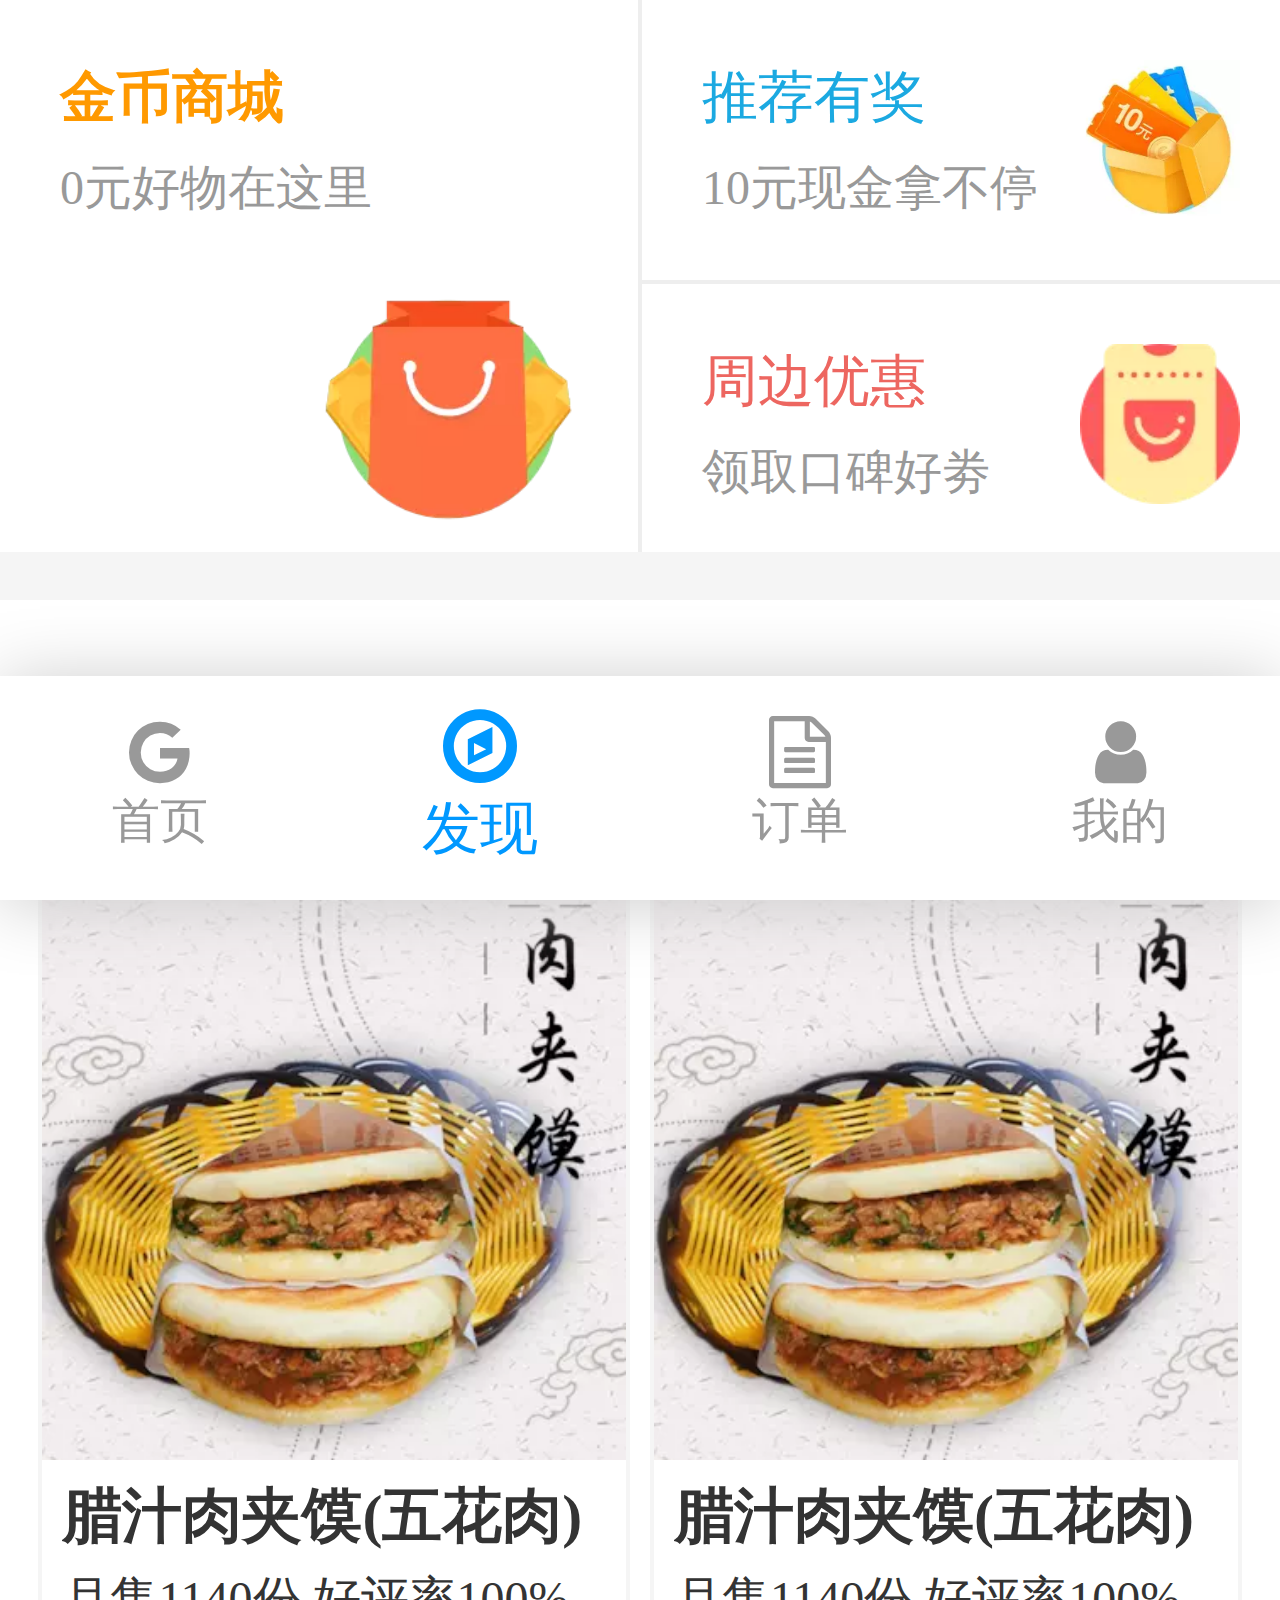
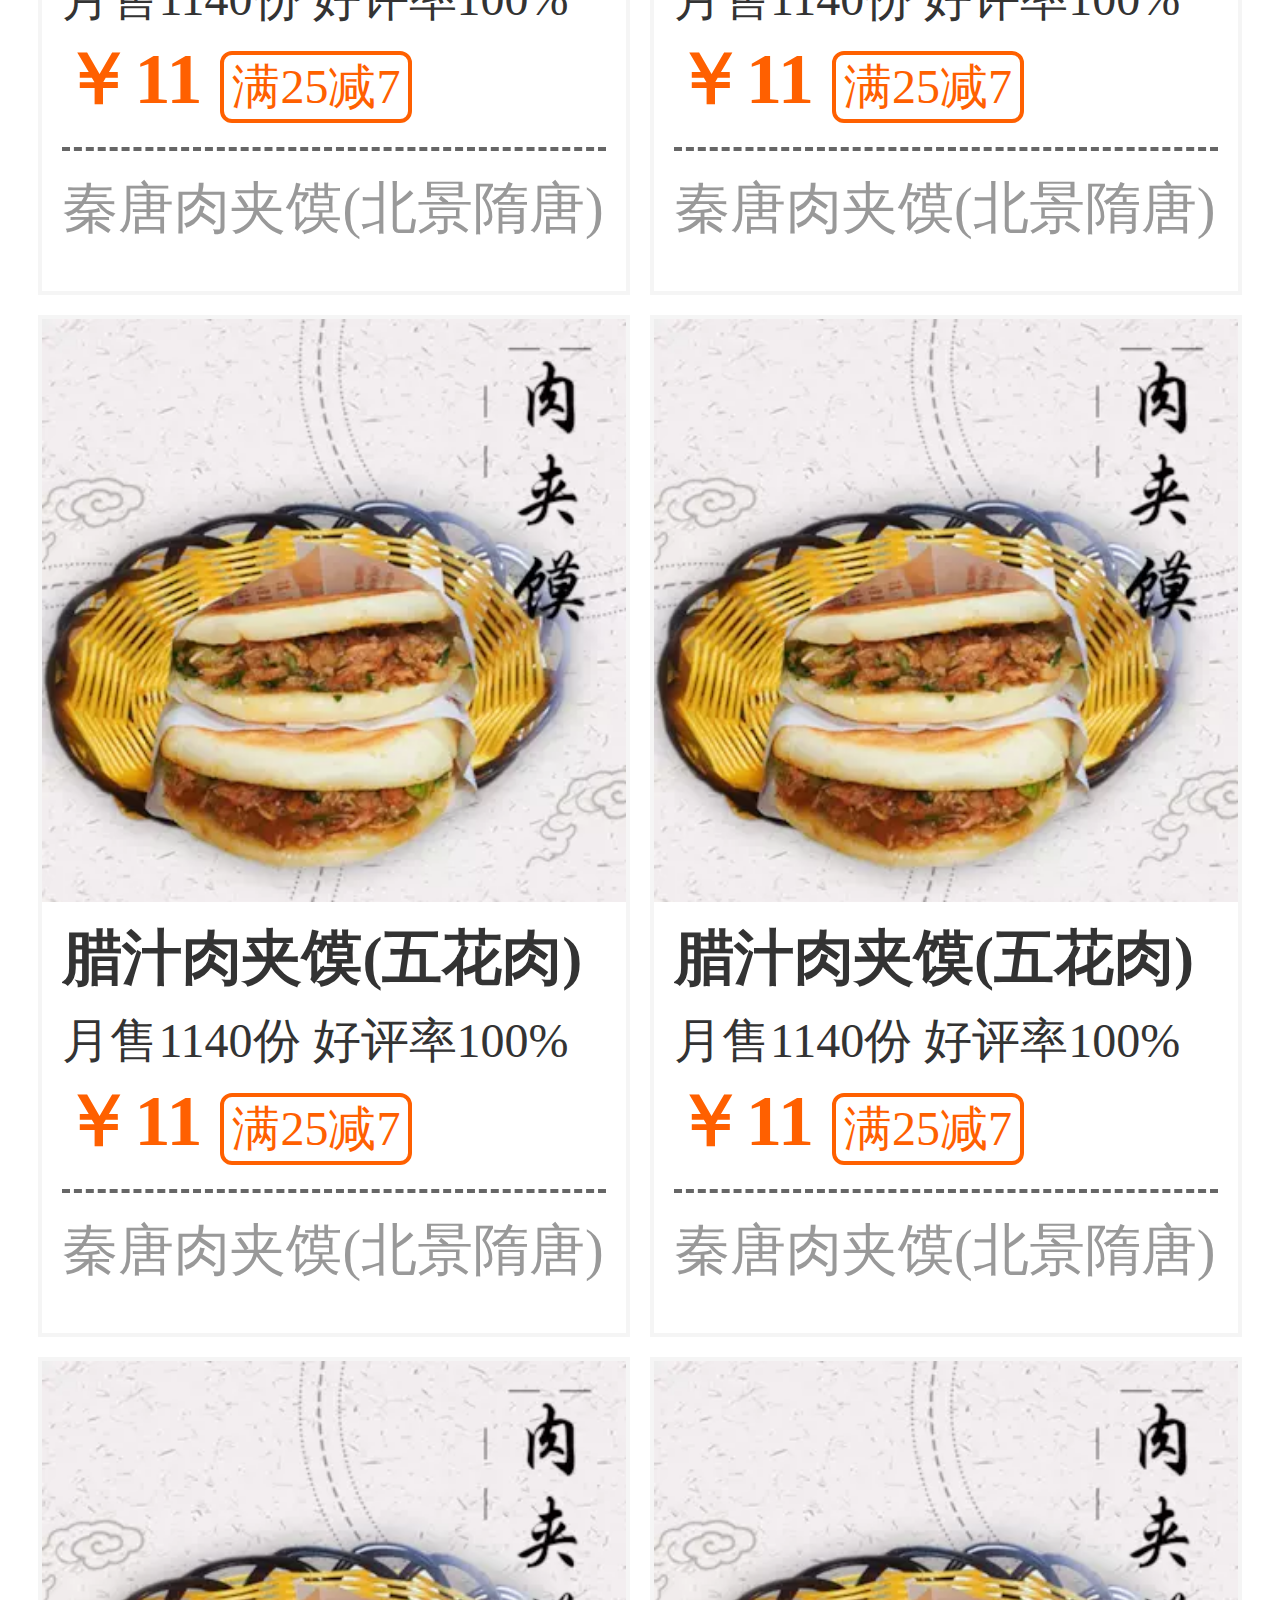
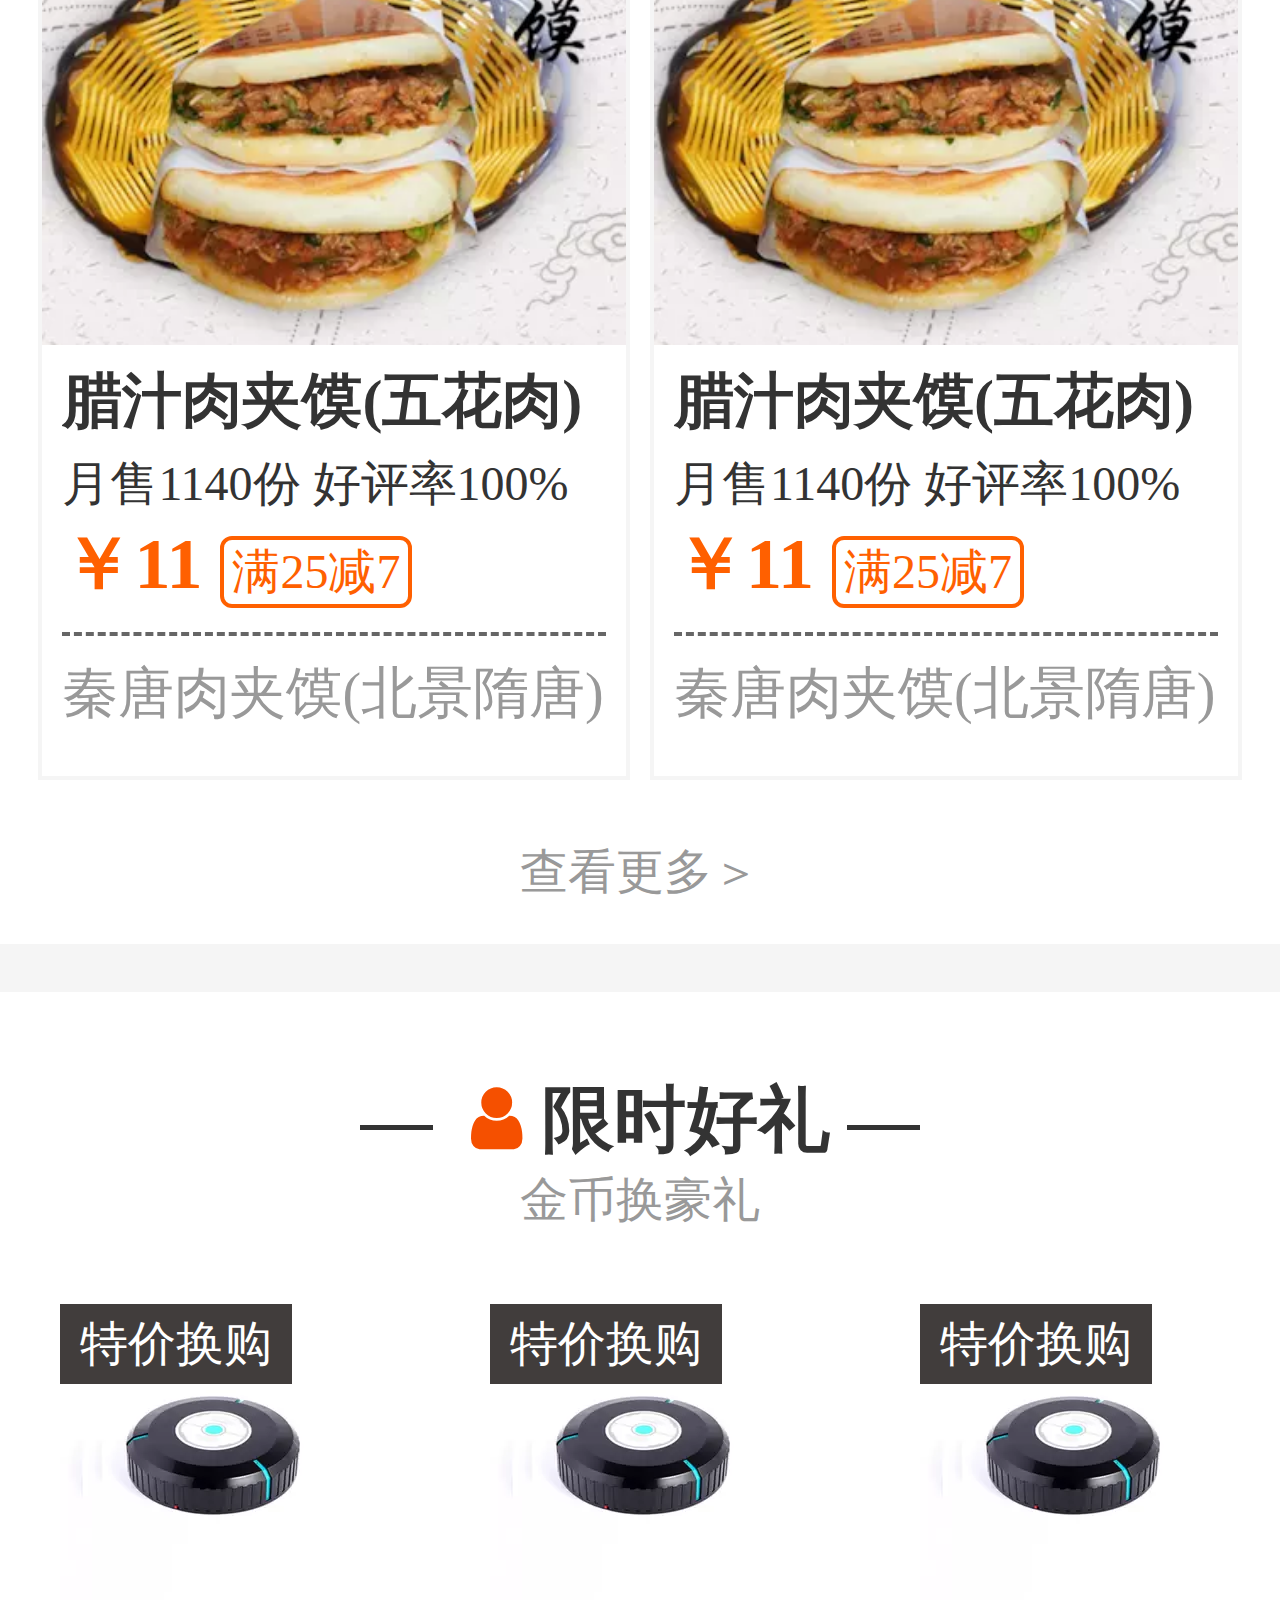
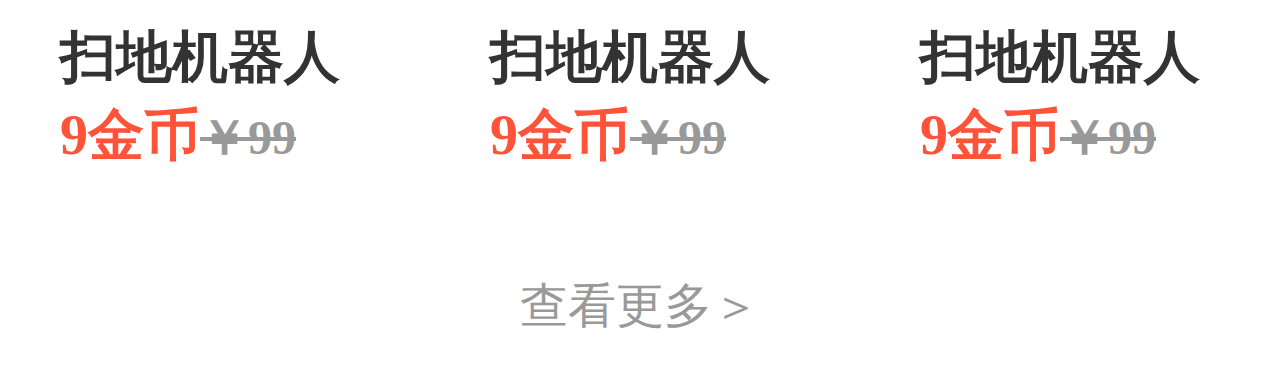
<file: fy1.html>
<!DOCTYPE html>
<html lang="en">
<head>
	<meta charset="UTF-8">
	<title>Document</title>
	<meta name="viewport" content="width=device-width,initial-scale=1,minimum-scale=1,maximum-scale=1,user-scalable=no" />
	<link rel="stylesheet" type="text/css" href="css/fy1.css">
	<link rel="stylesheet" type="text/css" href="css/font-awesome-4.7.0/css/font-awesome.min.css">
	<script src="js/rem.js"></script>
</head>
<body>
	<div class="top">
		<div class="top-left">
			<div>金币商城</div>
			<p>0元好物在这里</p>
			<span><img src="img/fy1-t1.webp"></span>
		</div>
		<div class="top-right">
			<div class="tuijian">
				<div>推荐有奖</div>
				<p>10元现金拿不停</p>
				<span><img src="img/fy1-t2.webp"></span>
			</div>
			<div class="youhui">
				<div>周边优惠</div>
				<p>领取口碑好劵</p>
				<span><img src="img/fy1-t3.webp"></span>
			</div>
		</div>
	</div>
	<!-- 为你推荐 -->
	<div class="recommend">
		<h1>— <i class="fa fa-user"></i>为你推荐 —</h1>
		<h4>你的口味，我都懂得</h4>
		<div class="list">
			<ul>
				<li class="list-li1"><img src="img/fy1-t4.webp"></li>
				<li class="list-li2">
					<h2>腊汁肉夹馍(五花肉)</h2>
				</li>
				<li class="list-li3">
					<span>月售1140份 好评率100%</span>
				</li>
				<li class="list-li4">
					<div class="price">
						￥11 <span>满25减7</span>
					</div>
				</li>
				<li class="list-li5">
					秦唐肉夹馍(北景隋唐)
				</li>
			</ul>
			<ul>
				<li class="list-li1"><img src="img/fy1-t4.webp"></li>
				<li class="list-li2">
					<h2>腊汁肉夹馍(五花肉)</h2>
				</li>
				<li class="list-li3">
					<span>月售1140份 好评率100%</span>
				</li>
				<li class="list-li4">
					<div class="price">
						￥11 <span>满25减7</span>
					</div>
				</li>
				<li class="list-li5">
					秦唐肉夹馍(北景隋唐)
				</li>
			</ul>
		</div>
		<div class="list">
			<ul>
				<li class="list-li1"><img src="img/fy1-t4.webp"></li>
				<li class="list-li2">
					<h2>腊汁肉夹馍(五花肉)</h2>
				</li>
				<li class="list-li3">
					<span>月售1140份 好评率100%</span>
				</li>
				<li class="list-li4">
					<div class="price">
						￥11 <span>满25减7</span>
					</div>
				</li>
				<li class="list-li5">
					秦唐肉夹馍(北景隋唐)
				</li>
			</ul>
			<ul>
				<li class="list-li1"><img src="img/fy1-t4.webp"></li>
				<li class="list-li2">
					<h2>腊汁肉夹馍(五花肉)</h2>
				</li>
				<li class="list-li3">
					<span>月售1140份 好评率100%</span>
				</li>
				<li class="list-li4">
					<div class="price">
						￥11 <span>满25减7</span>
					</div>
				</li>
				<li class="list-li5">
					秦唐肉夹馍(北景隋唐)
				</li>
			</ul>
		</div>
		<div class="list">
			<ul>
				<li class="list-li1"><img src="img/fy1-t4.webp"></li>
				<li class="list-li2">
					<h2>腊汁肉夹馍(五花肉)</h2>
				</li>
				<li class="list-li3">
					<span>月售1140份 好评率100%</span>
				</li>
				<li class="list-li4">
					<div class="price">
						￥11 <span>满25减7</span>
					</div>
				</li>
				<li class="list-li5">
					秦唐肉夹馍(北景隋唐)
				</li>
			</ul>
			<ul>
				<li class="list-li1"><img src="img/fy1-t4.webp"></li>
				<li class="list-li2">
					<h2>腊汁肉夹馍(五花肉)</h2>
				</li>
				<li class="list-li3">
					<span>月售1140份 好评率100%</span>
				</li>
				<li class="list-li4">
					<div class="price">
						￥11 <span>满25减7</span>
					</div>
				</li>
				<li class="list-li5">
					秦唐肉夹馍(北景隋唐)
				</li>
			</ul>
		</div>
		<div class="more">查看更多＞</div>
	</div>
	<!-- 限时好礼 -->
	<div class="time-limit">
		<h1>— <i class="fa fa-user"></i>限时好礼 —</h1>
		<h4>金币换豪礼</h4>
		<div class="list-limit">
			<ul>
				<li>
					<span class="hint">特价换购</span>
					<img src="img/fy1-t5.webp">
					<p>扫地机器人</p>
					<span class="gold">9金币<i>￥99</i></span>
				</li>
				<li>
					<span class="hint">特价换购</span>
					<img src="img/fy1-t5.webp">
					<p>扫地机器人</p>
					<span class="gold">9金币<i>￥99</i></span>
				</li>
				<li>
					<span class="hint">特价换购</span>
					<img src="img/fy1-t5.webp">
					<p>扫地机器人</p>
					<span class="gold">9金币<i>￥99</i></span>
				</li>
			</ul>
		</div>
		<div class="more">查看更多＞</div>
	</div> 




	<!-- 底部菜单 -->
	<div class="footer">
		<ul>
			<li><i class="fa fa-google"></i><p>首页</p></li>
			<li><i class="fa fa-compass"></i><p>发现</p></li>
			<li><i class="fa fa-file-text-o"></i><p>订单</p></li>
			<li><i class="fa fa-user"></i><p>我的</p></li>
		</ul>
	</div>
</body>
</html>
</file>
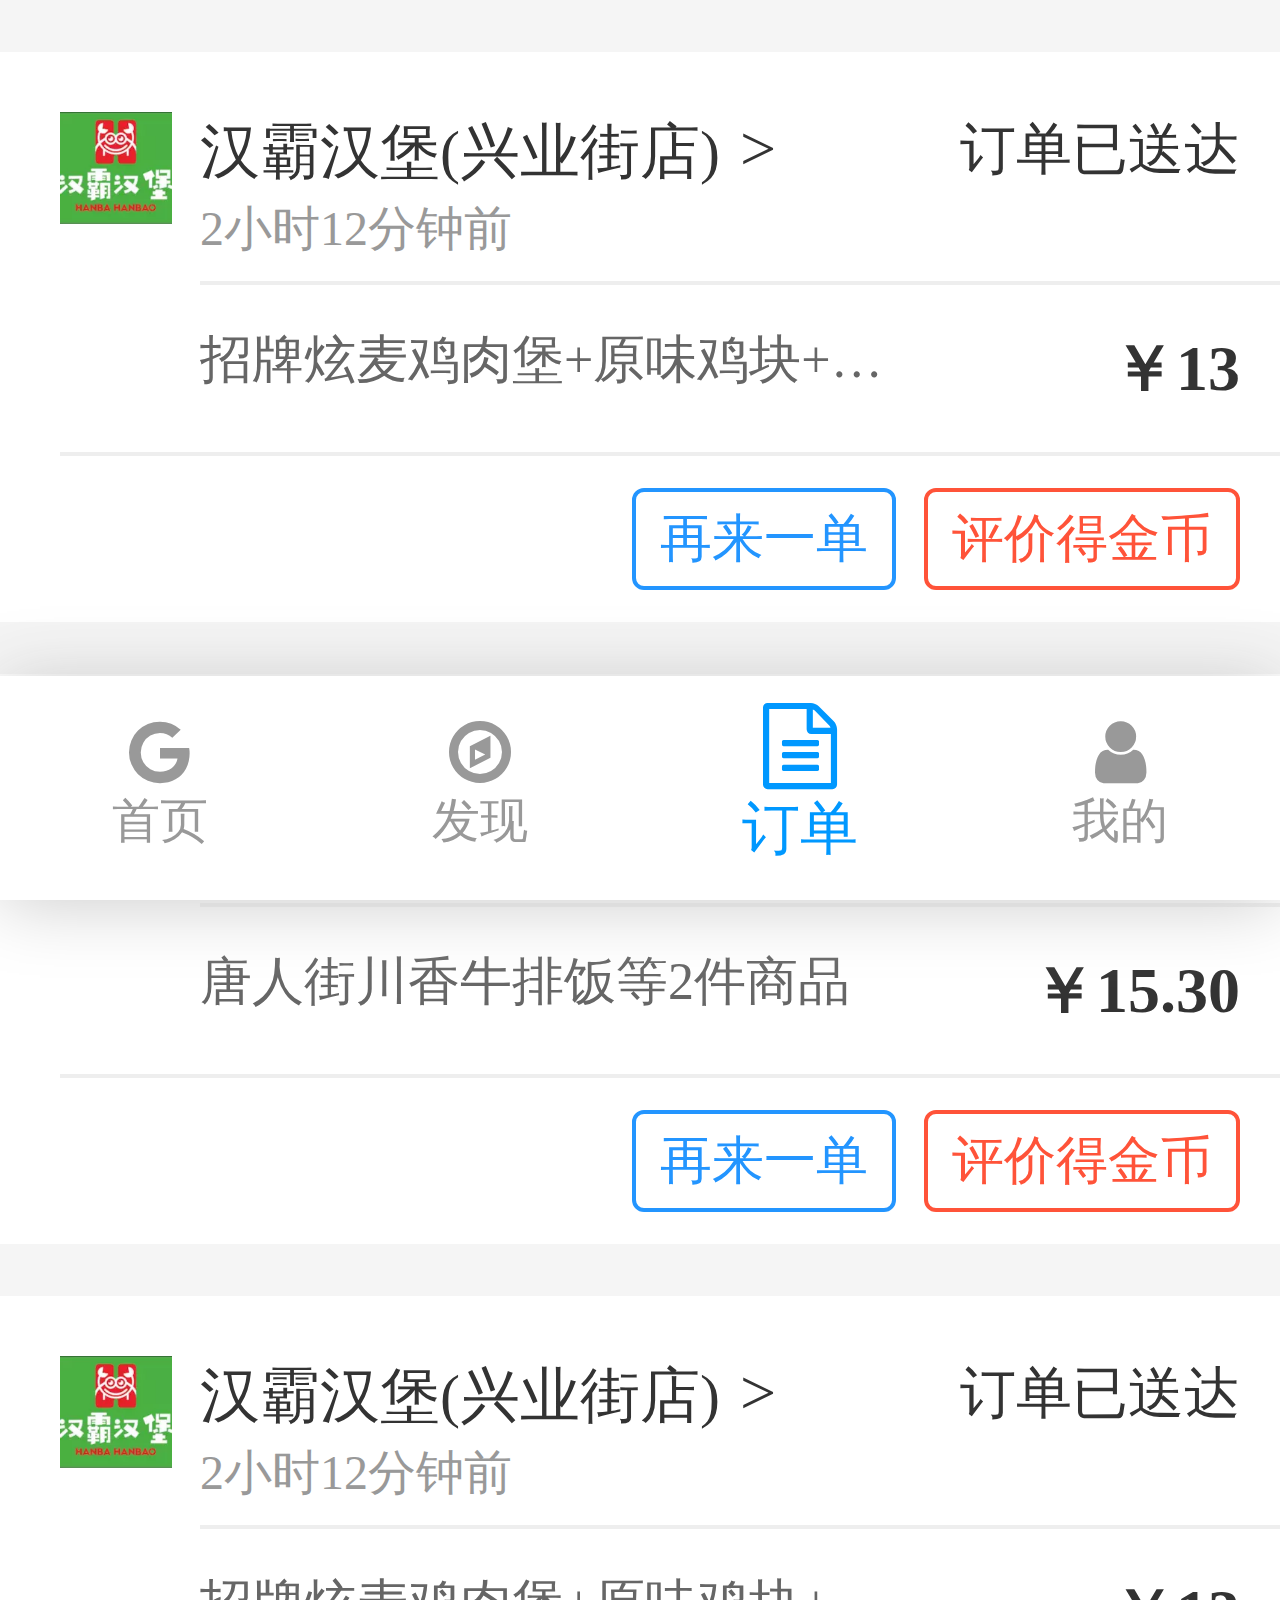
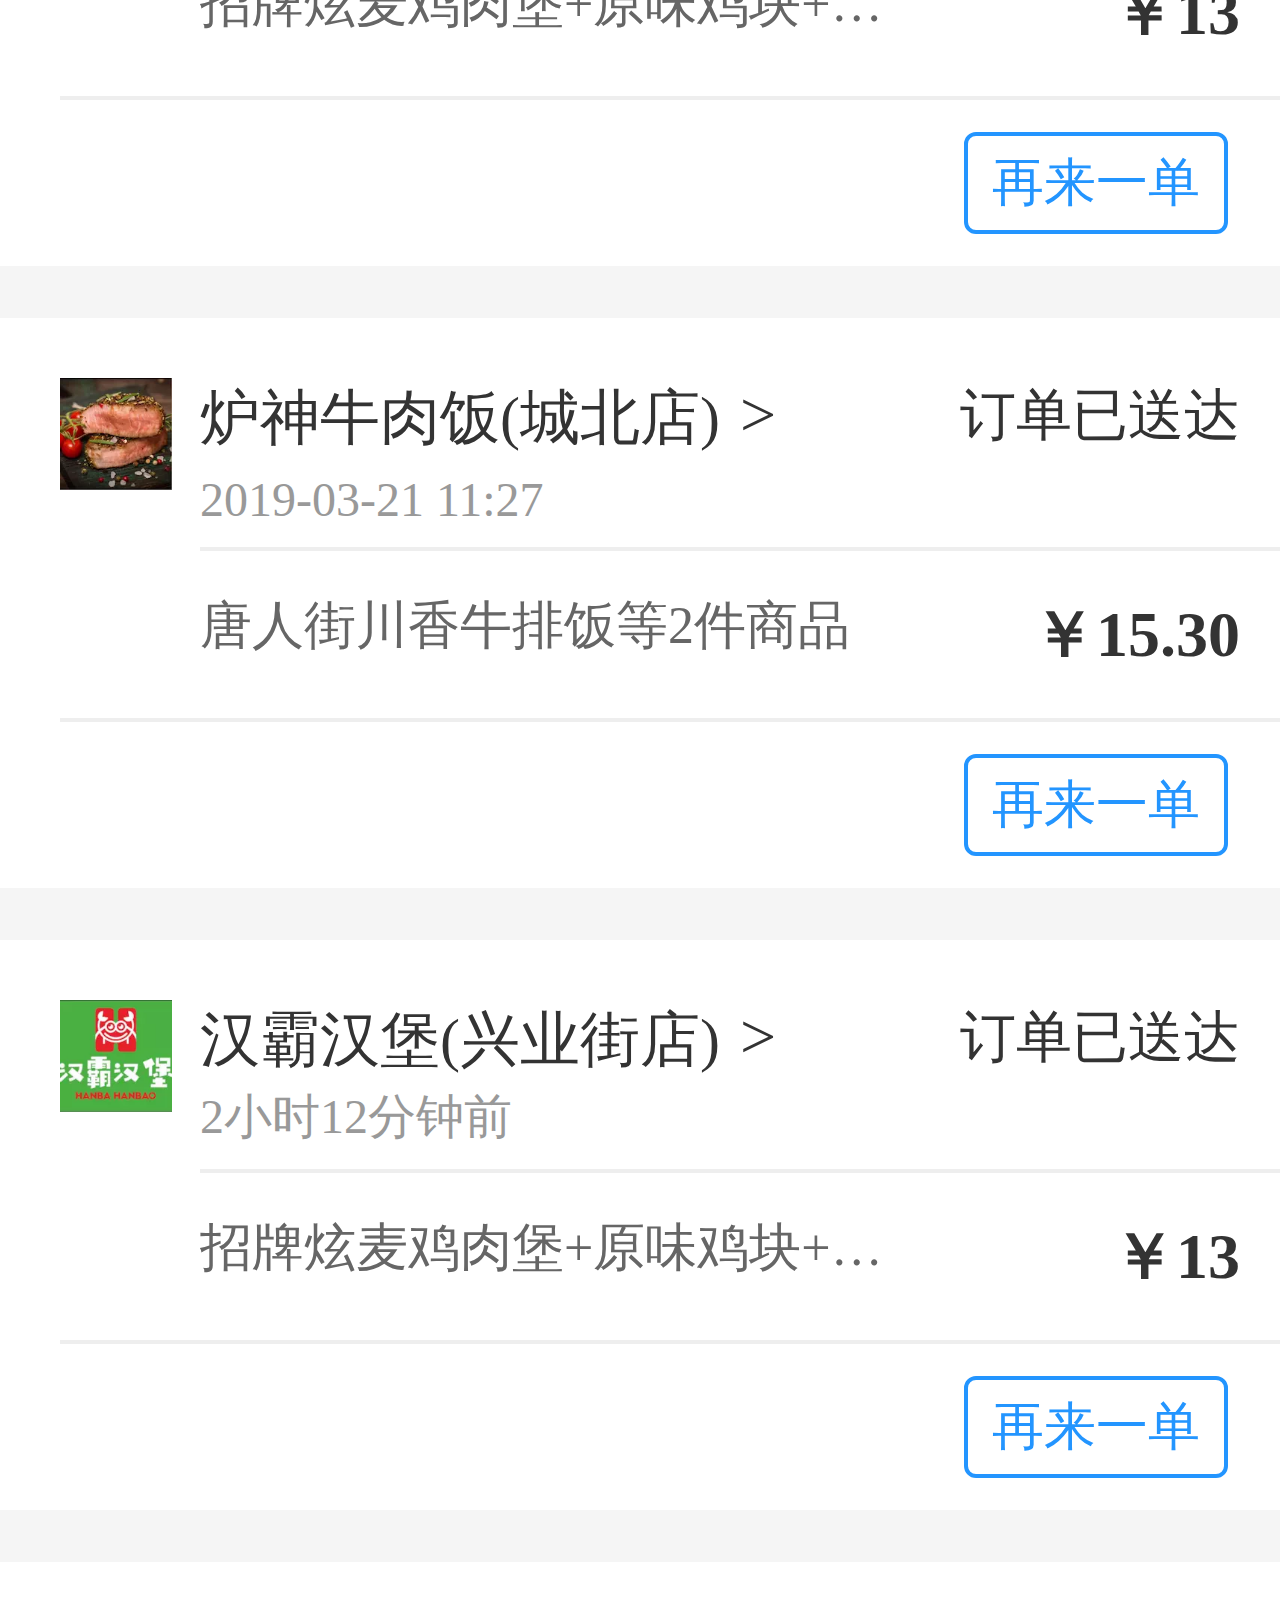
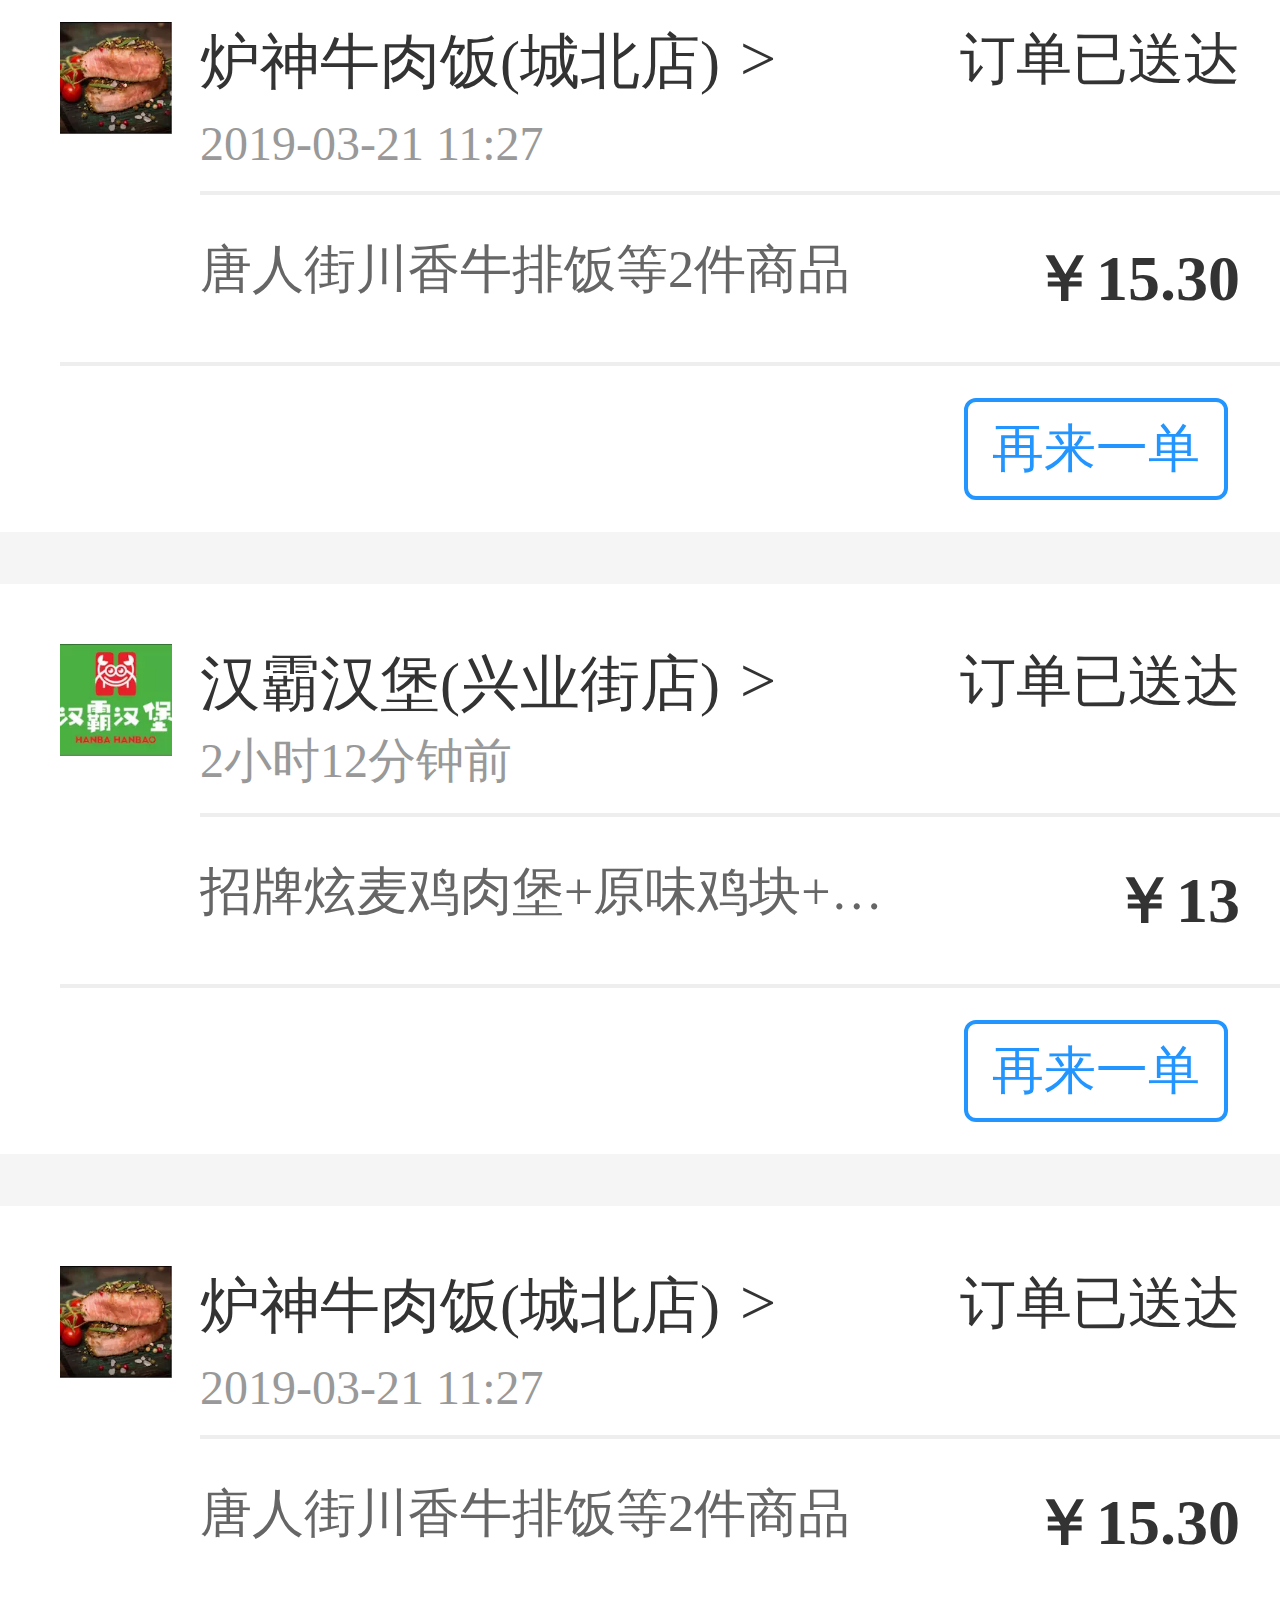
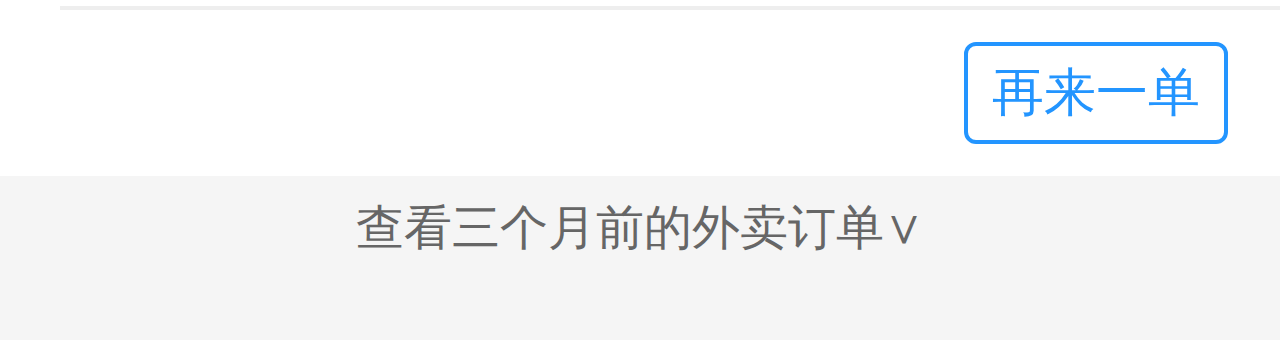
<file: fy2.html>
<!DOCTYPE html>
<html lang="en">
<head>
	<meta charset="UTF-8">
	<title>Document</title>
	<meta name="viewport" content="width=device-width,initial-scale=1,minimum-scale=1,maximum-scale=1,user-scalable=no" />
	<link rel="stylesheet" type="text/css" href="css/fy2.css">
	<link rel="stylesheet" type="text/css" href="css/font-awesome-4.7.0/css/font-awesome.min.css">
	<script src="js/rem.js"></script>
</head>
<body>
	<div class="orderform">
		<div class="box">
			<p><img src="img/fy2-t1.webp"></p>
			<div class="detail">
				<div class="detail-up">
					<p><span>汉霸汉堡(兴业街店)</span><i>></i></p>
					<span>订单已送达</span>
					<span>2小时12分钟前</span>
				</div>
				<div class="detail-down">
					<p>招牌炫麦鸡肉堡+原味鸡块+鸡米花+红茶套</p>
					<p>￥13</p>
				</div>
			</div>
		</div>
		<div class="more">
			<button>再来一单</button>
			<button>评价得金币</button>
		</div>
	</div>

	<div class="orderform">
		<div class="box">
			<p><img src="img/fy2-t2.webp"></p>
			<div class="detail">
				<div class="detail-up">
					<p><span>炉神牛肉饭(城北店)</span><i>></i></p>
					<span>订单已送达</span>
					<span>2019-03-21 11:27</span>
				</div>
				<div class="detail-down">
					<p>唐人街川香牛排饭等2件商品</p>
					<p>￥15.30</p>
				</div>
			</div>
		</div>
		<div class="more">
			<button>再来一单</button>
			<button>评价得金币</button>
		</div>
	</div>


<div class="orderform">
		<div class="box">
			<p><img src="img/fy2-t1.webp"></p>
			<div class="detail">
				<div class="detail-up">
					<p><span>汉霸汉堡(兴业街店)</span><i>></i></p>
					<span>订单已送达</span>
					<span>2小时12分钟前</span>
				</div>
				<div class="detail-down">
					<p>招牌炫麦鸡肉堡+原味鸡块+鸡米花+红茶套</p>
					<p>￥13</p>
				</div>
			</div>
		</div>
		<div class="more">
			<button>再来一单</button>
		</div>
	</div>

	<div class="orderform">
		<div class="box">
			<p><img src="img/fy2-t2.webp"></p>
			<div class="detail">
				<div class="detail-up">
					<p><span>炉神牛肉饭(城北店)</span><i>></i></p>
					<span>订单已送达</span>
					<span>2019-03-21 11:27</span>
				</div>
				<div class="detail-down">
					<p>唐人街川香牛排饭等2件商品</p>
					<p>￥15.30</p>
				</div>
			</div>
		</div>
		<div class="more">
			<button>再来一单</button>
		</div>
	</div>

<div class="orderform">
		<div class="box">
			<p><img src="img/fy2-t1.webp"></p>
			<div class="detail">
				<div class="detail-up">
					<p><span>汉霸汉堡(兴业街店)</span><i>></i></p>
					<span>订单已送达</span>
					<span>2小时12分钟前</span>
				</div>
				<div class="detail-down">
					<p>招牌炫麦鸡肉堡+原味鸡块+鸡米花+红茶套</p>
					<p>￥13</p>
				</div>
			</div>
		</div>
		<div class="more">
			<button>再来一单</button>
		</div>
	</div>

	<div class="orderform">
		<div class="box">
			<p><img src="img/fy2-t2.webp"></p>
			<div class="detail">
				<div class="detail-up">
					<p><span>炉神牛肉饭(城北店)</span><i>></i></p>
					<span>订单已送达</span>
					<span>2019-03-21 11:27</span>
				</div>
				<div class="detail-down">
					<p>唐人街川香牛排饭等2件商品</p>
					<p>￥15.30</p>
				</div>
			</div>
		</div>
		<div class="more">
			<button>再来一单</button>
		</div>
	</div>
<div class="orderform">
		<div class="box">
			<p><img src="img/fy2-t1.webp"></p>
			<div class="detail">
				<div class="detail-up">
					<p><span>汉霸汉堡(兴业街店)</span><i>></i></p>
					<span>订单已送达</span>
					<span>2小时12分钟前</span>
				</div>
				<div class="detail-down">
					<p>招牌炫麦鸡肉堡+原味鸡块+鸡米花+红茶套</p>
					<p>￥13</p>
				</div>
			</div>
		</div>
		<div class="more">
			<button>再来一单</button>
		</div>
	</div>

	<div class="orderform">
		<div class="box">
			<p><img src="img/fy2-t2.webp"></p>
			<div class="detail">
				<div class="detail-up">
					<p><span>炉神牛肉饭(城北店)</span><i>></i></p>
					<span>订单已送达</span>
					<span>2019-03-21 11:27</span>
				</div>
				<div class="detail-down">
					<p>唐人街川香牛排饭等2件商品</p>
					<p>￥15.30</p>
				</div>
			</div>
		</div>
		<div class="more">
			<button>再来一单</button>
		</div>
	</div>
	
	<div class="chakan">
		查看三个月前的外卖订单∨
	</div>


	<!-- 底部菜单 -->
	<div class="footer">
		<ul>
			<li><i class="fa fa-google"></i><p>首页</p></li>
			<li><i class="fa fa-compass"></i><p>发现</p></li>
			<li><i class="fa fa-file-text-o"></i><p>订单</p></li>
			<li><i class="fa fa-user"></i><p>我的</p></li>
		</ul>
	</div>
</body>
</html>
</file>
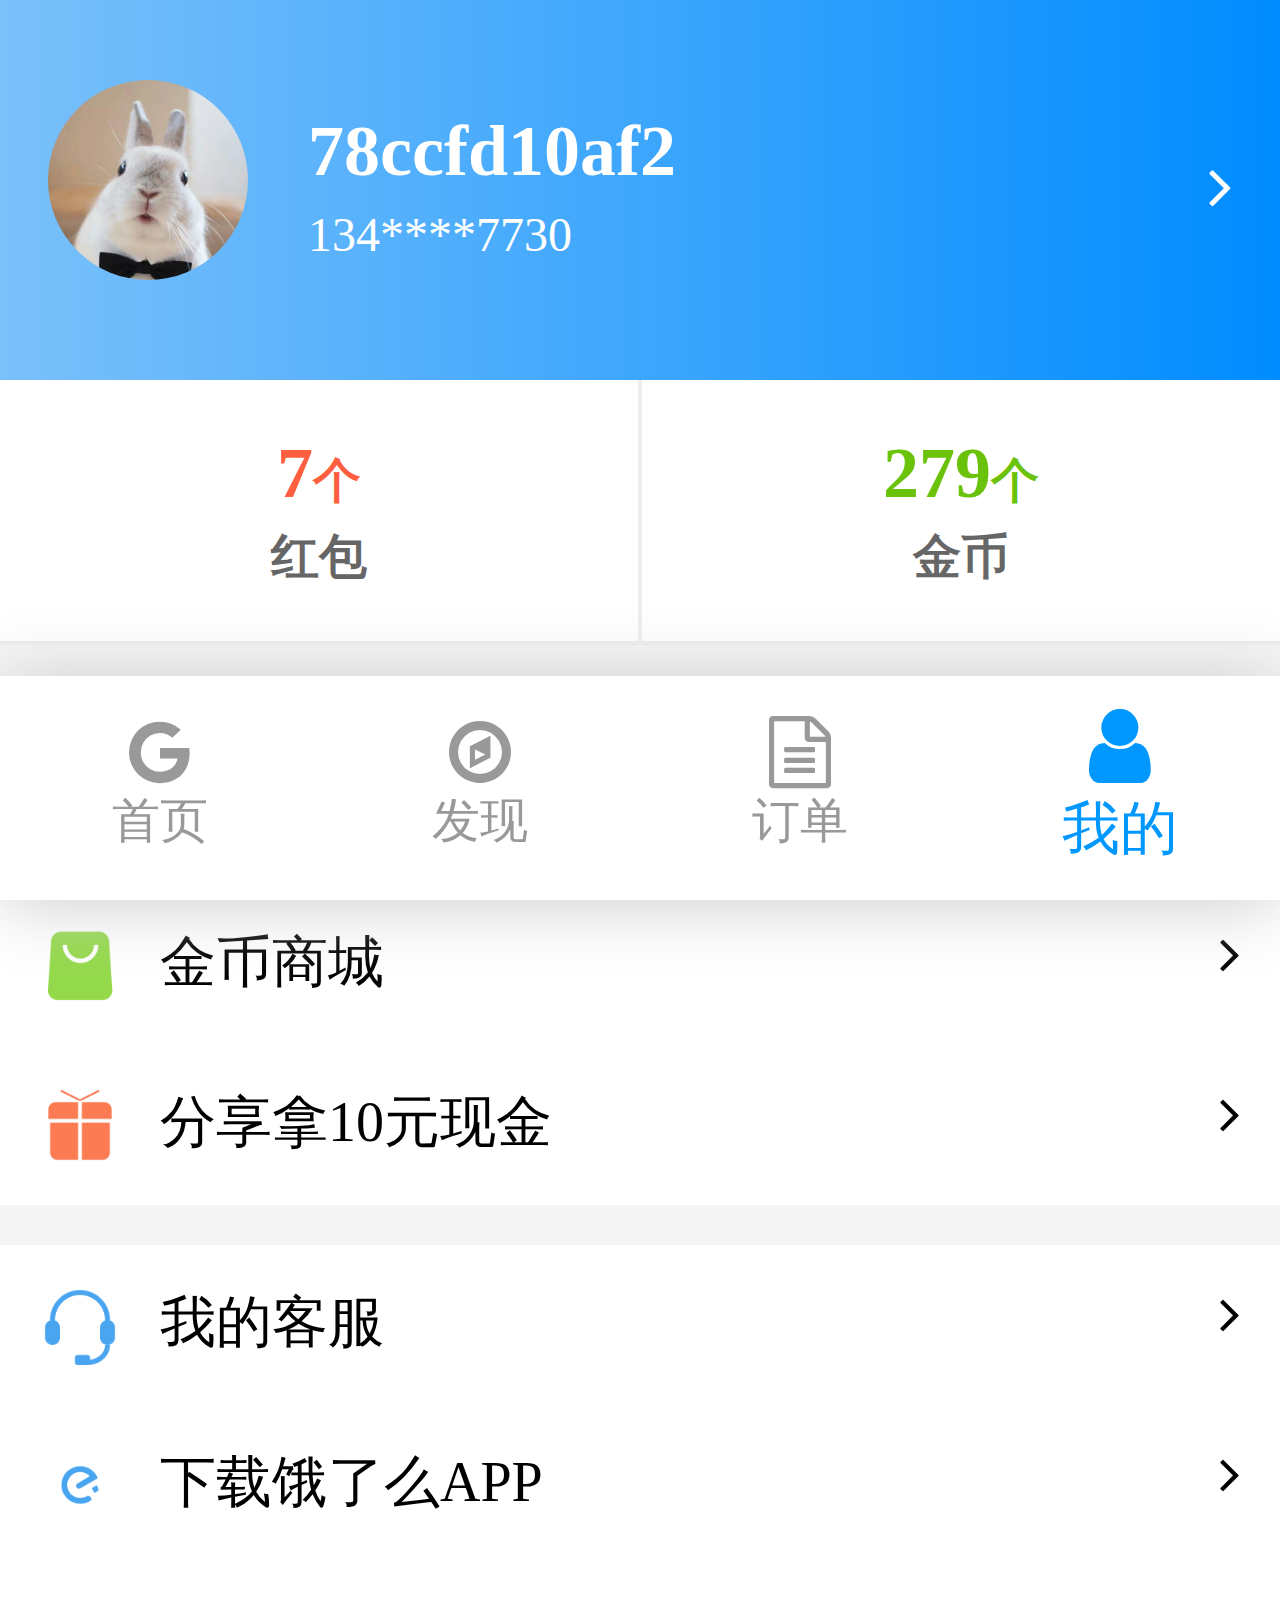
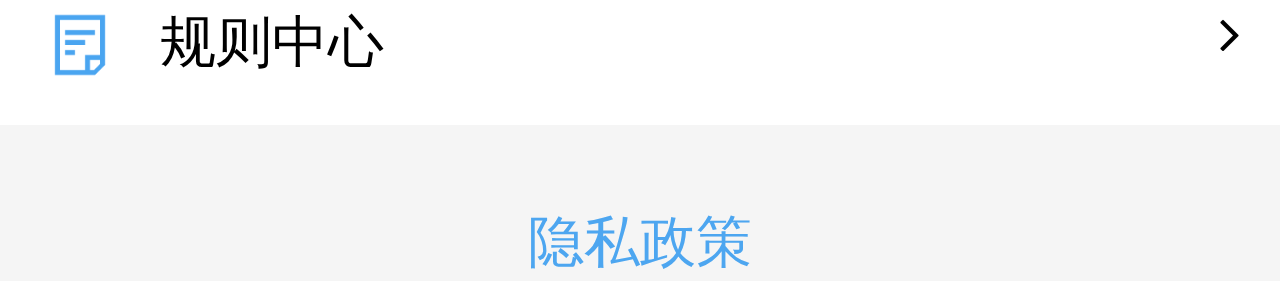
<file: fy3.html>
<!DOCTYPE html>
<html lang="en">
<head>
	<meta charset="UTF-8">
	<title>Document</title>
	<meta name="viewport" content="width=device-width,initial-scale=1,minimum-scale=1,maximum-scale=1,user-scalable=no" />
	<link rel="stylesheet" type="text/css" href="css/fy3.css">
	<link rel="stylesheet" type="text/css" href="css/font-awesome-4.7.0/css/font-awesome.min.css">
	<script src="js/rem.js"></script>
</head>
<body>
	
	<div class="header">
		<ul>
			<li><img src="img/tx.jpg"></li>
			<li>
				<p>78ccfd10af2</p>
				<span>134****7730</span>
			</li>
			<li>
				<i class="fa fa-angle-right"></i>
			</li>
		</ul>
	</div>

	<div class="money">
		<div class="money-left">
			<p>7<i>个</i></p>
			<span>红包</span>
		</div>
		<div class="money-right">
			<p>279<i>个</i></p>
			<span>金币</span>
		</div>
	</div>


	<div class="box1">
		<div class="site">
			<img src="img/fy3-1.png">
			<p><span>我的地址</span><i class="fa fa-angle-right"></i></p>
		</div>


		<div class="store">
			<div class="site2">
				<img src="img/fy3-2.png">
				<p><span>金币商城</span><i class="fa fa-angle-right"></i></p>
			</div>
			<div class="site2">
				<img src="img/fy3-3.png">
				<p><span>分享拿10元现金</span><i class="fa fa-angle-right"></i></p>
			</div>
		</div>

		<div class="service">
			<div class="site3">
				<img src="img/fy3-4.png">
				<p><span>我的客服</span><i class="fa fa-angle-right"></i></p>
			</div>
			<div class="site3">
				<img src="img/fy3-5.png">
				<p><span>下载饿了么APP</span><i class="fa fa-angle-right"></i></p>
			</div>
			<div class="site3">
				<img src="img/fy3-6.png">
				<p><span>规则中心</span><i class="fa fa-angle-right"></i></p>
			</div>
		</div>
	</div>
	<div class="privacy">
		隐私政策
	</div>



	<!-- 底部菜单 -->
	<div class="footer">
		<ul>
			<li><i class="fa fa-google"></i><p>首页</p></li>
			<li><i class="fa fa-compass"></i><p>发现</p></li>
			<li><i class="fa fa-file-text-o"></i><p>订单</p></li>
			<li><i class="fa fa-user"></i><p>我的</p></li>
		</ul>
	</div>
</body>
</html>
</file>
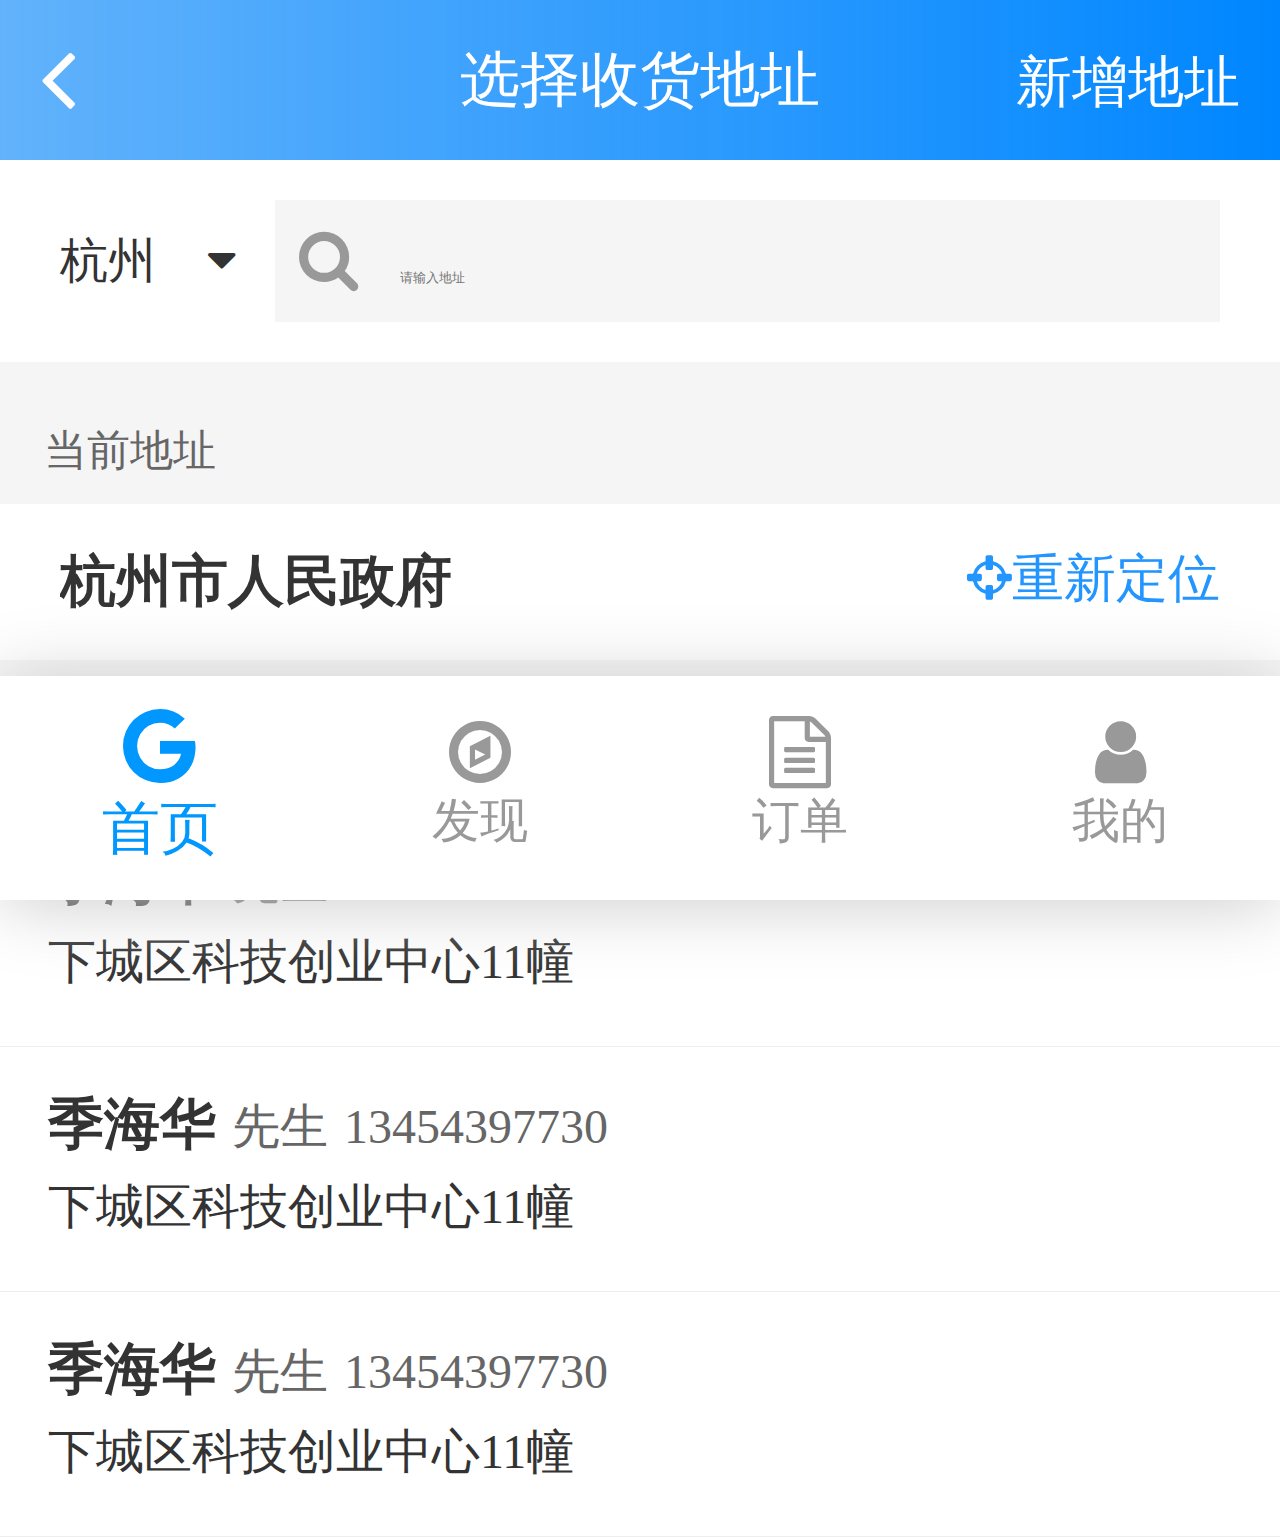
<file: fy4.html>
<!DOCTYPE html>
<html lang="en">
<head>
	<meta charset="UTF-8">
	<title>Document</title>
	<meta name="viewport" content="width=device-width,initial-scale=1,minimum-scale=1,maximum-scale=1,user-scalable=no" />
	<link rel="stylesheet" type="text/css" href="css/fy4.css">
	<link rel="stylesheet" type="text/css" href="css/font-awesome-4.7.0/css/font-awesome.min.css">
	<script src="js/rem.js"></script>
</head>
<body>
	<div class="top">
		<ul>
			<li><i class="fa fa-angle-left"></i></li>
			<li>选择收货地址</li>
			<li><a href="#">新增地址</a></li>
		</ul>
	</div>
	
	<div class="address">
		<div id="area">
			<span>杭州</span>
			<i class="fa fa-caret-down"></i>
		</div>
		<div class="text">
			<span><i class="fa fa-search"></i></span><input type="text" placeholder="请输入地址">
		</div>
	</div>
	
	<h6>当前地址</h6>
	<div class="nowaday">
		<p>杭州市人民政府</p>
		<p><i class="fa fa-crosshairs"></i>重新定位</p>
	</div>


	<h6>收货地址</h6>
	<div class="receiving">
		<div class="contacts">
			<div class="name1">季海华</div>
			<div class="gender">先生</div>
			<div class="phone">13454397730</div>
		</div>
		<div class="site">下城区科技创业中心11幢</div>
	</div>

	<div class="receiving">
		<div class="contacts">
			<div class="name1">季海华</div>
			<div class="gender">先生</div>
			<div class="phone">13454397730</div>
		</div>
		<div class="site">下城区科技创业中心11幢</div>
	</div>

	<div class="receiving">
		<div class="contacts">
			<div class="name1">季海华</div>
			<div class="gender">先生</div>
			<div class="phone">13454397730</div>
		</div>
		<div class="site">下城区科技创业中心11幢</div>
	</div>



	
	<!-- 底部菜单 -->
	<div class="footer">
		<ul>
			<li><i class="fa fa-google"></i><p>首页</p></li>
			<li><i class="fa fa-compass"></i><p>发现</p></li>
			<li><i class="fa fa-file-text-o"></i><p>订单</p></li>
			<li><i class="fa fa-user"></i><p>我的</p></li>
		</ul>
	</div>
	<script type="text/javascript">
		var area=document.getElementById('area')
		area.onclick=function(){
			location.href="fy5.html"
		}
	</script>
</body>
</html>
</file>
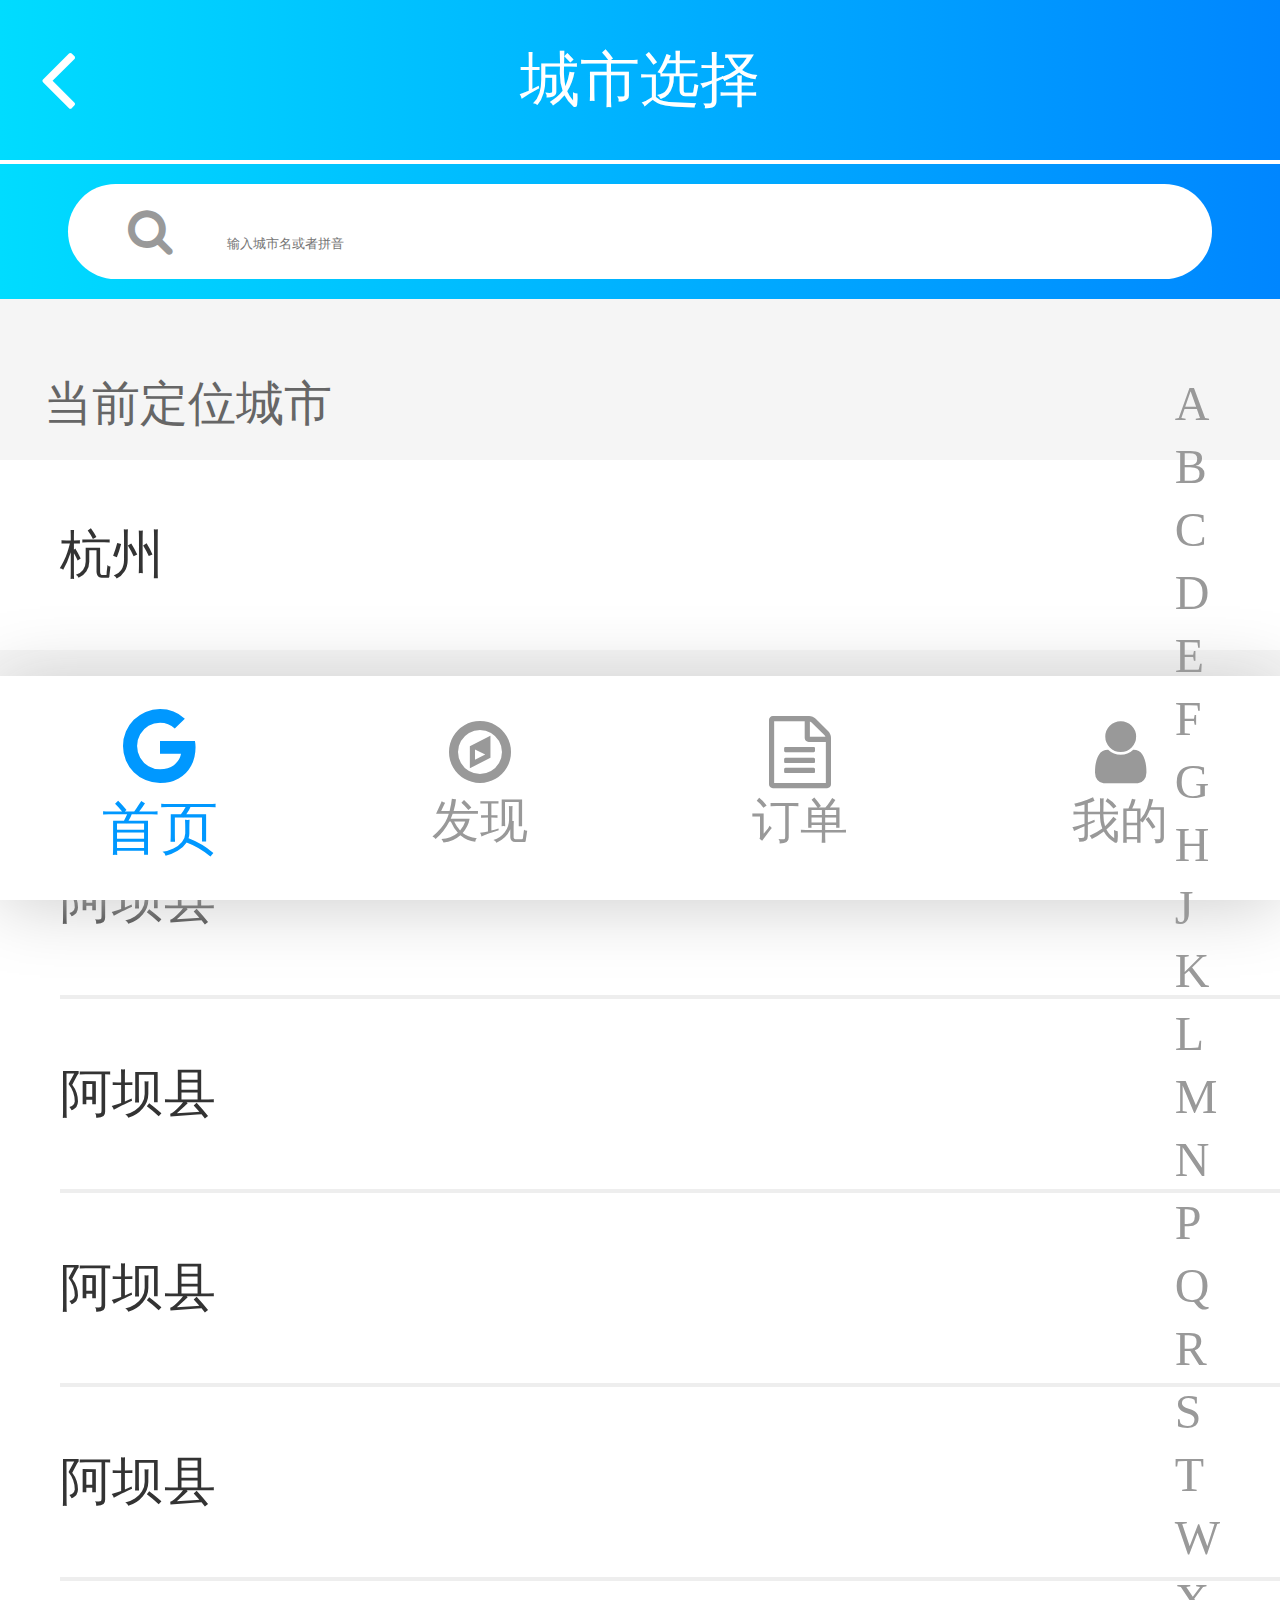
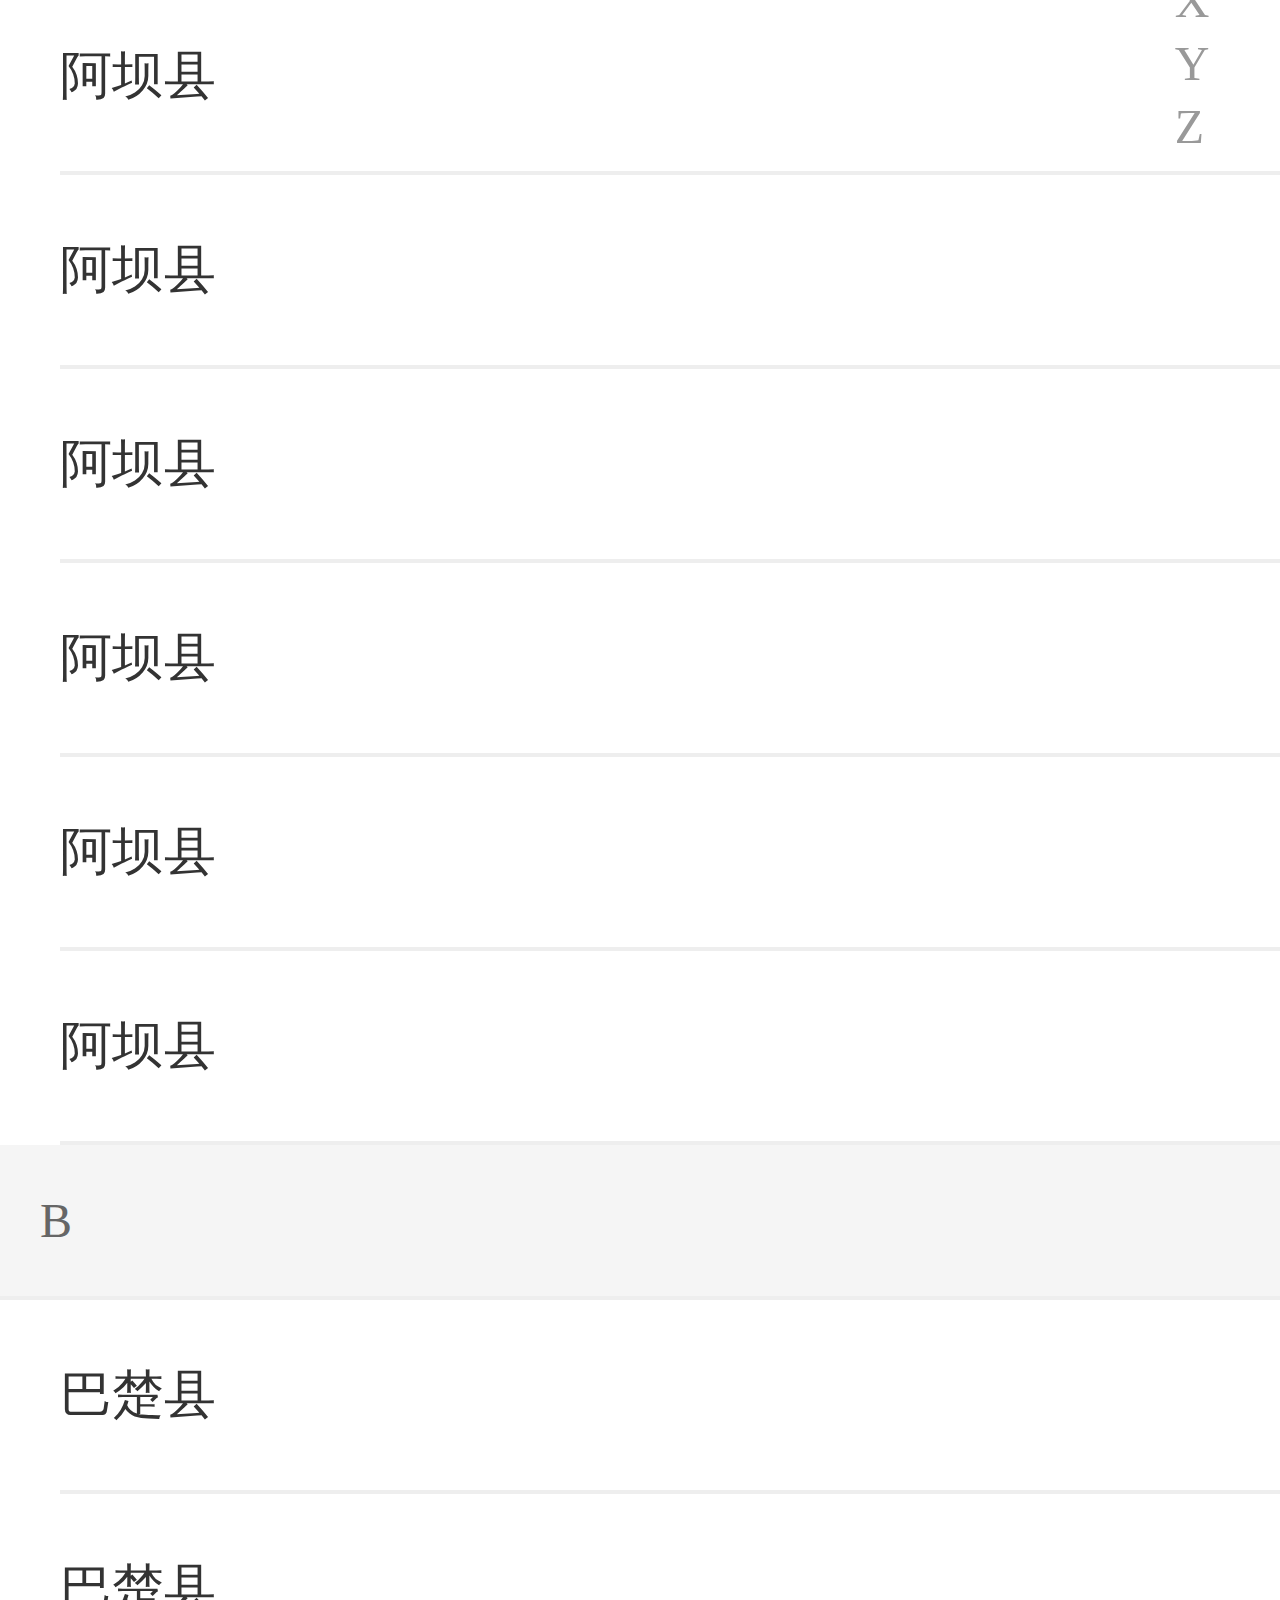
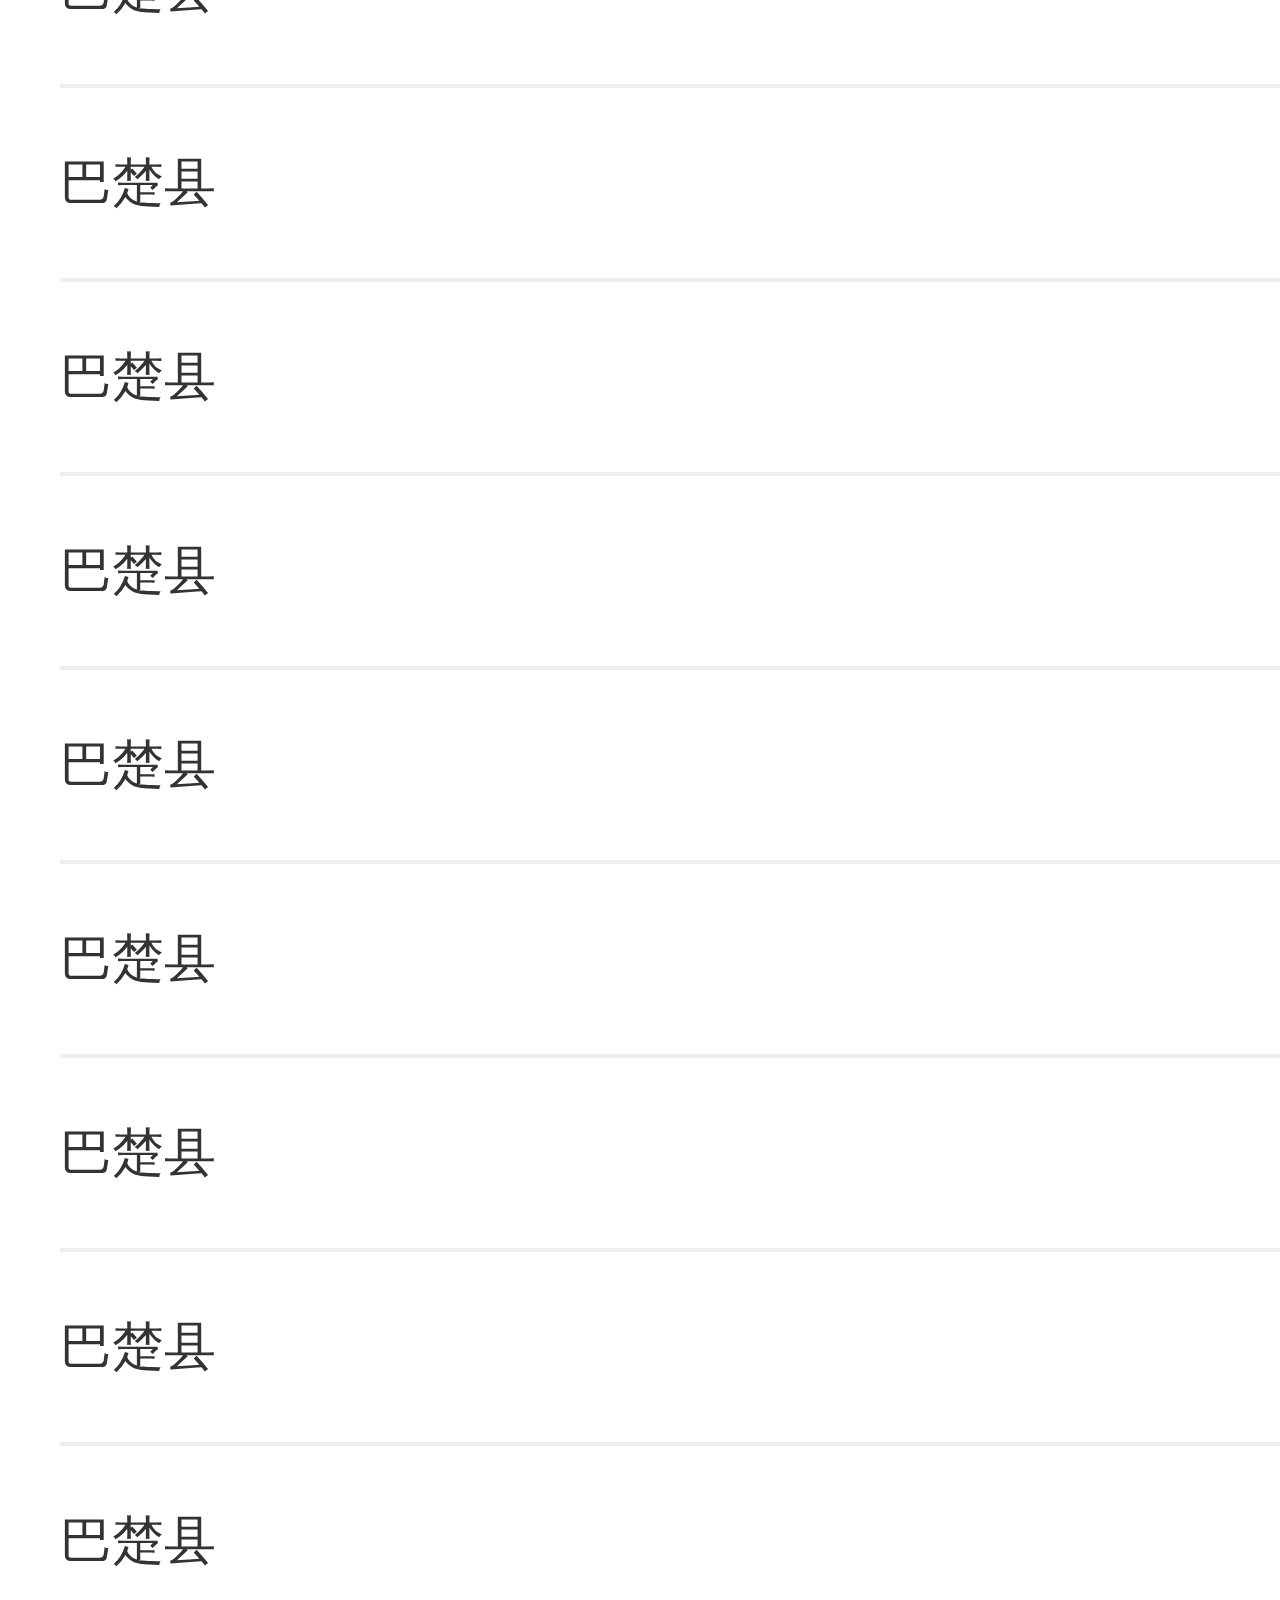
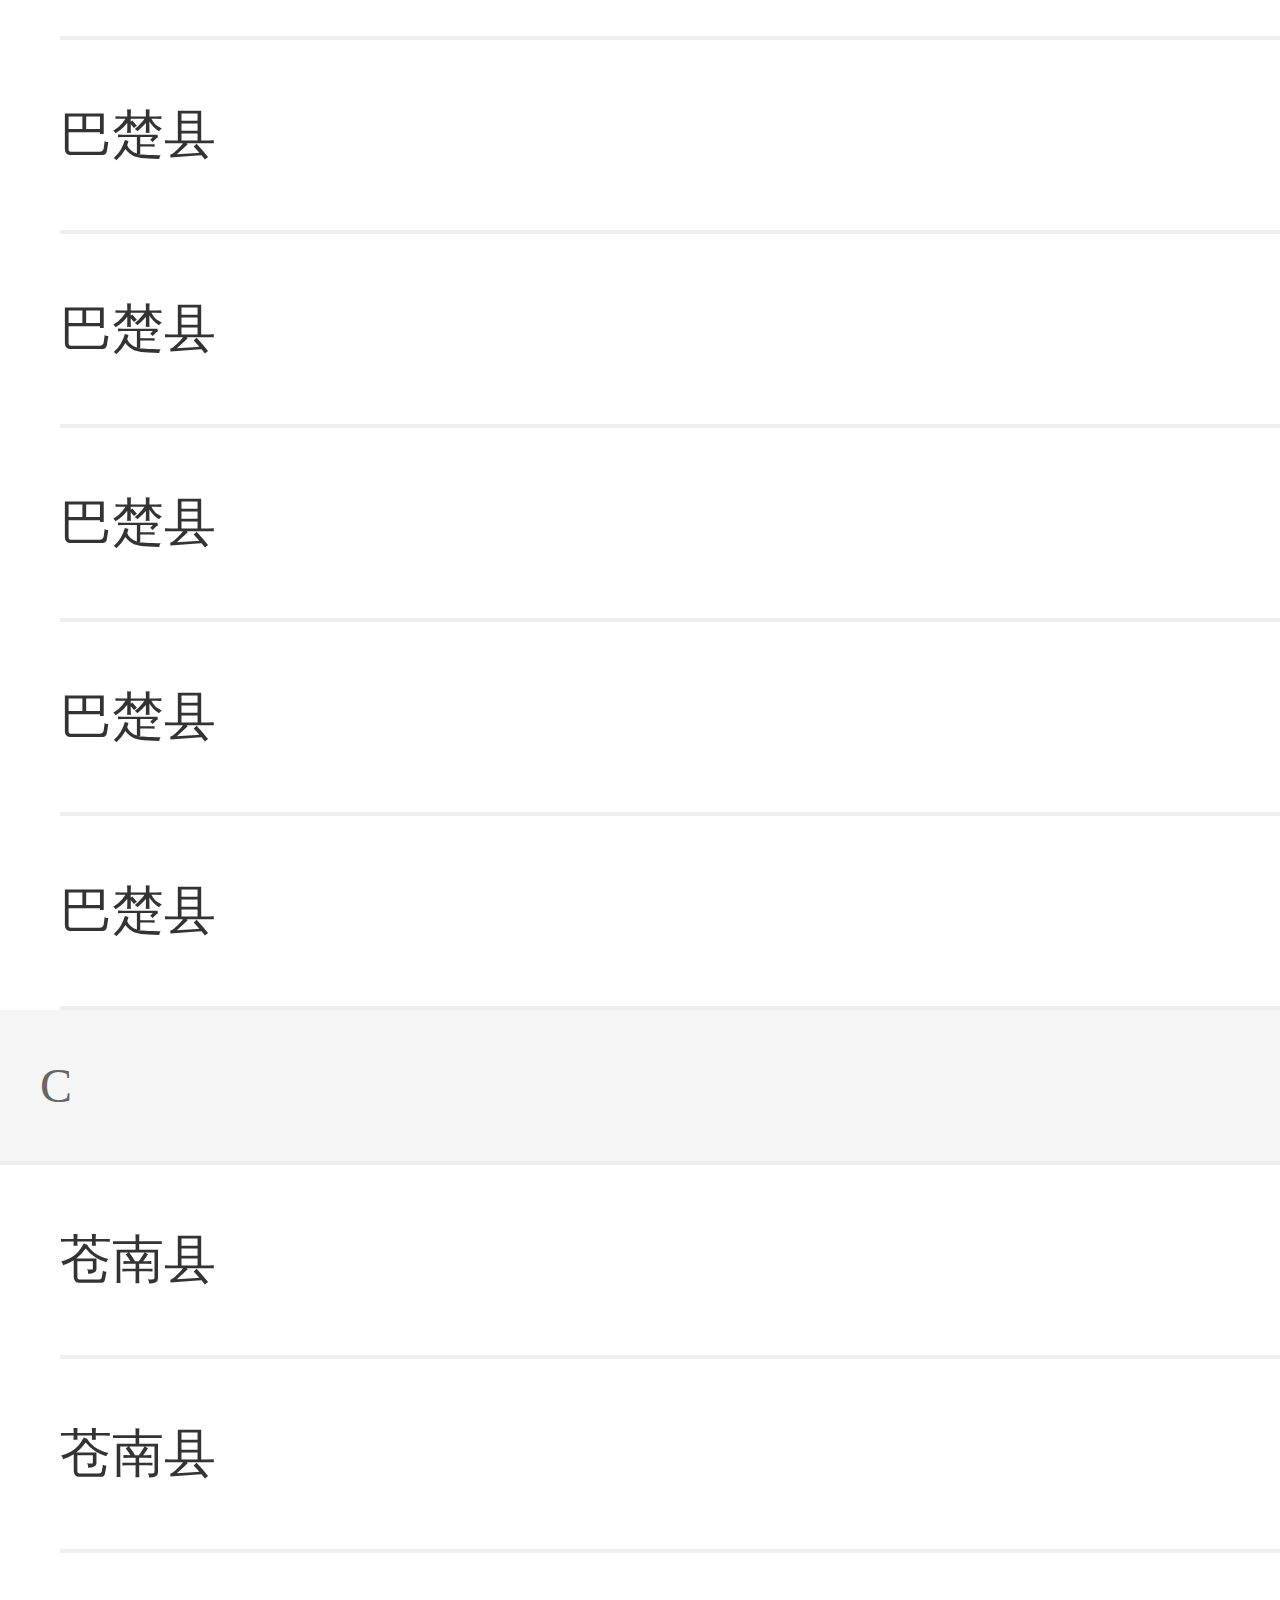
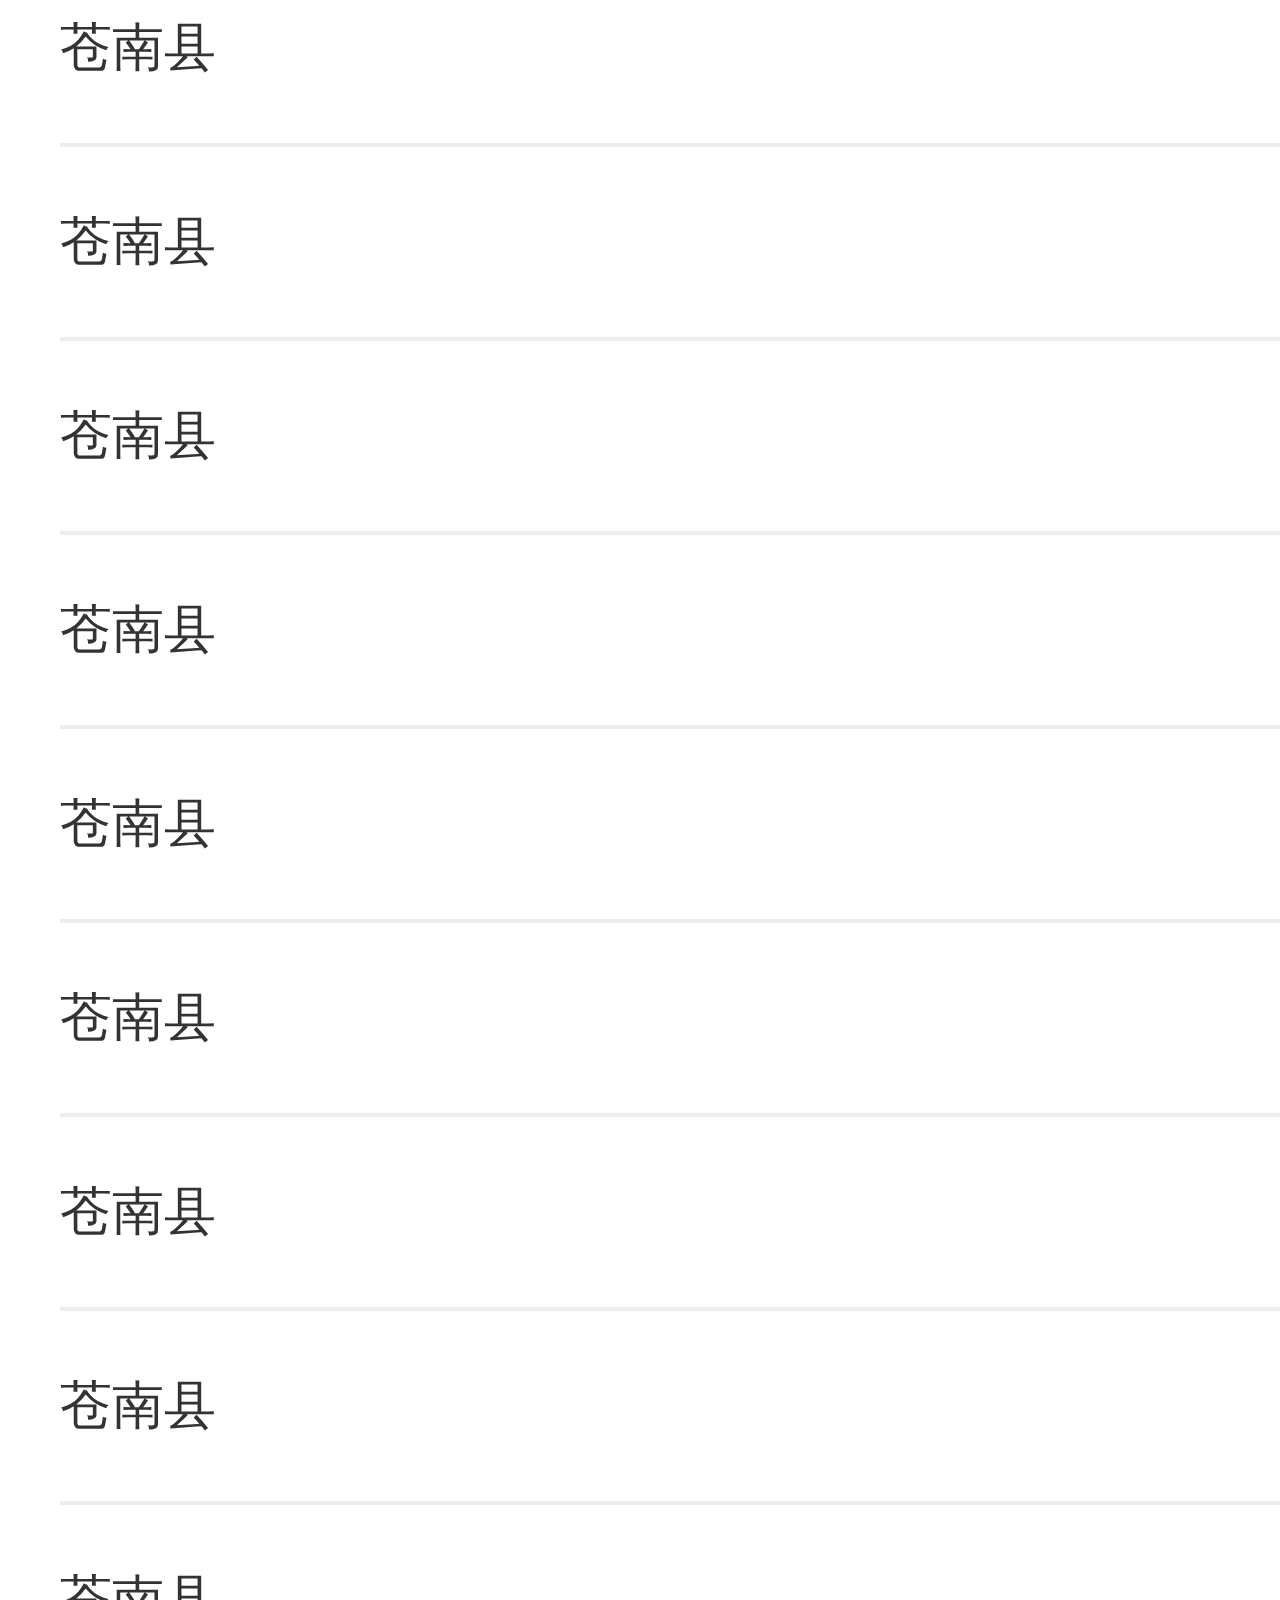
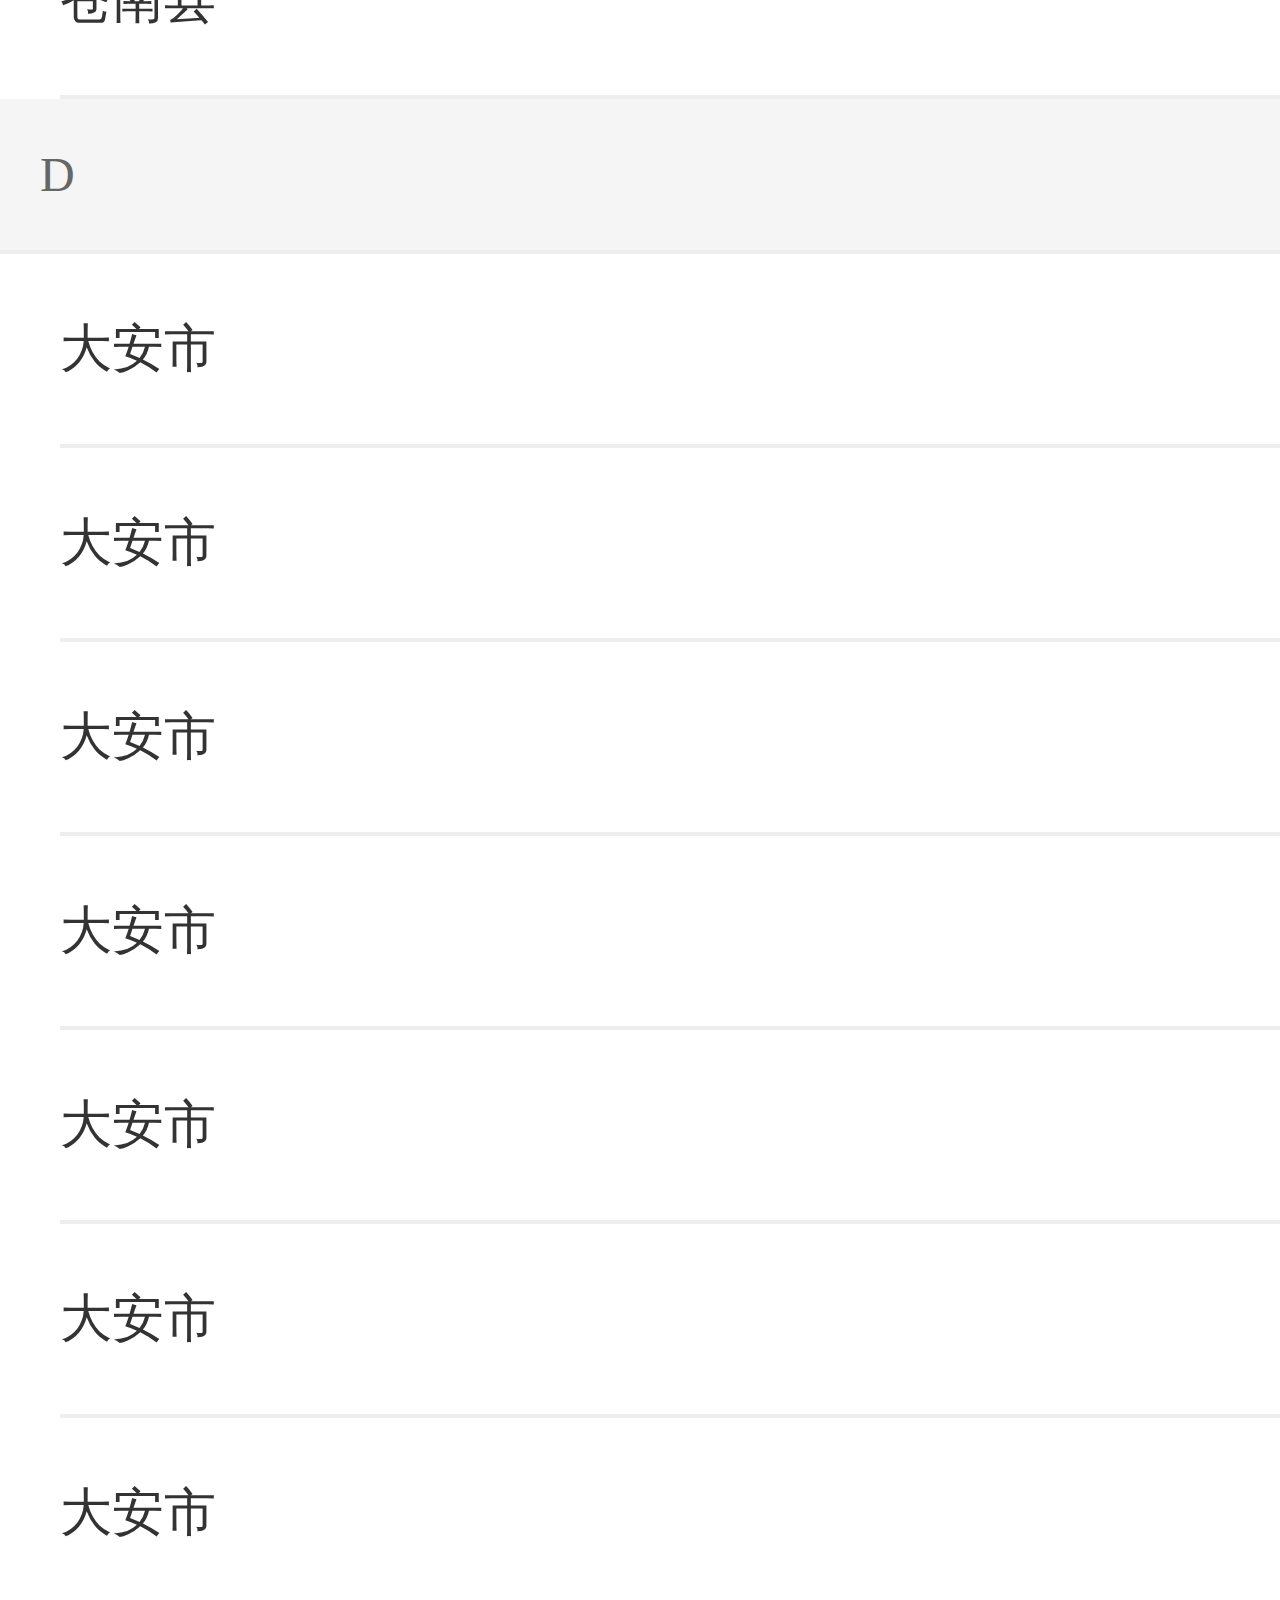
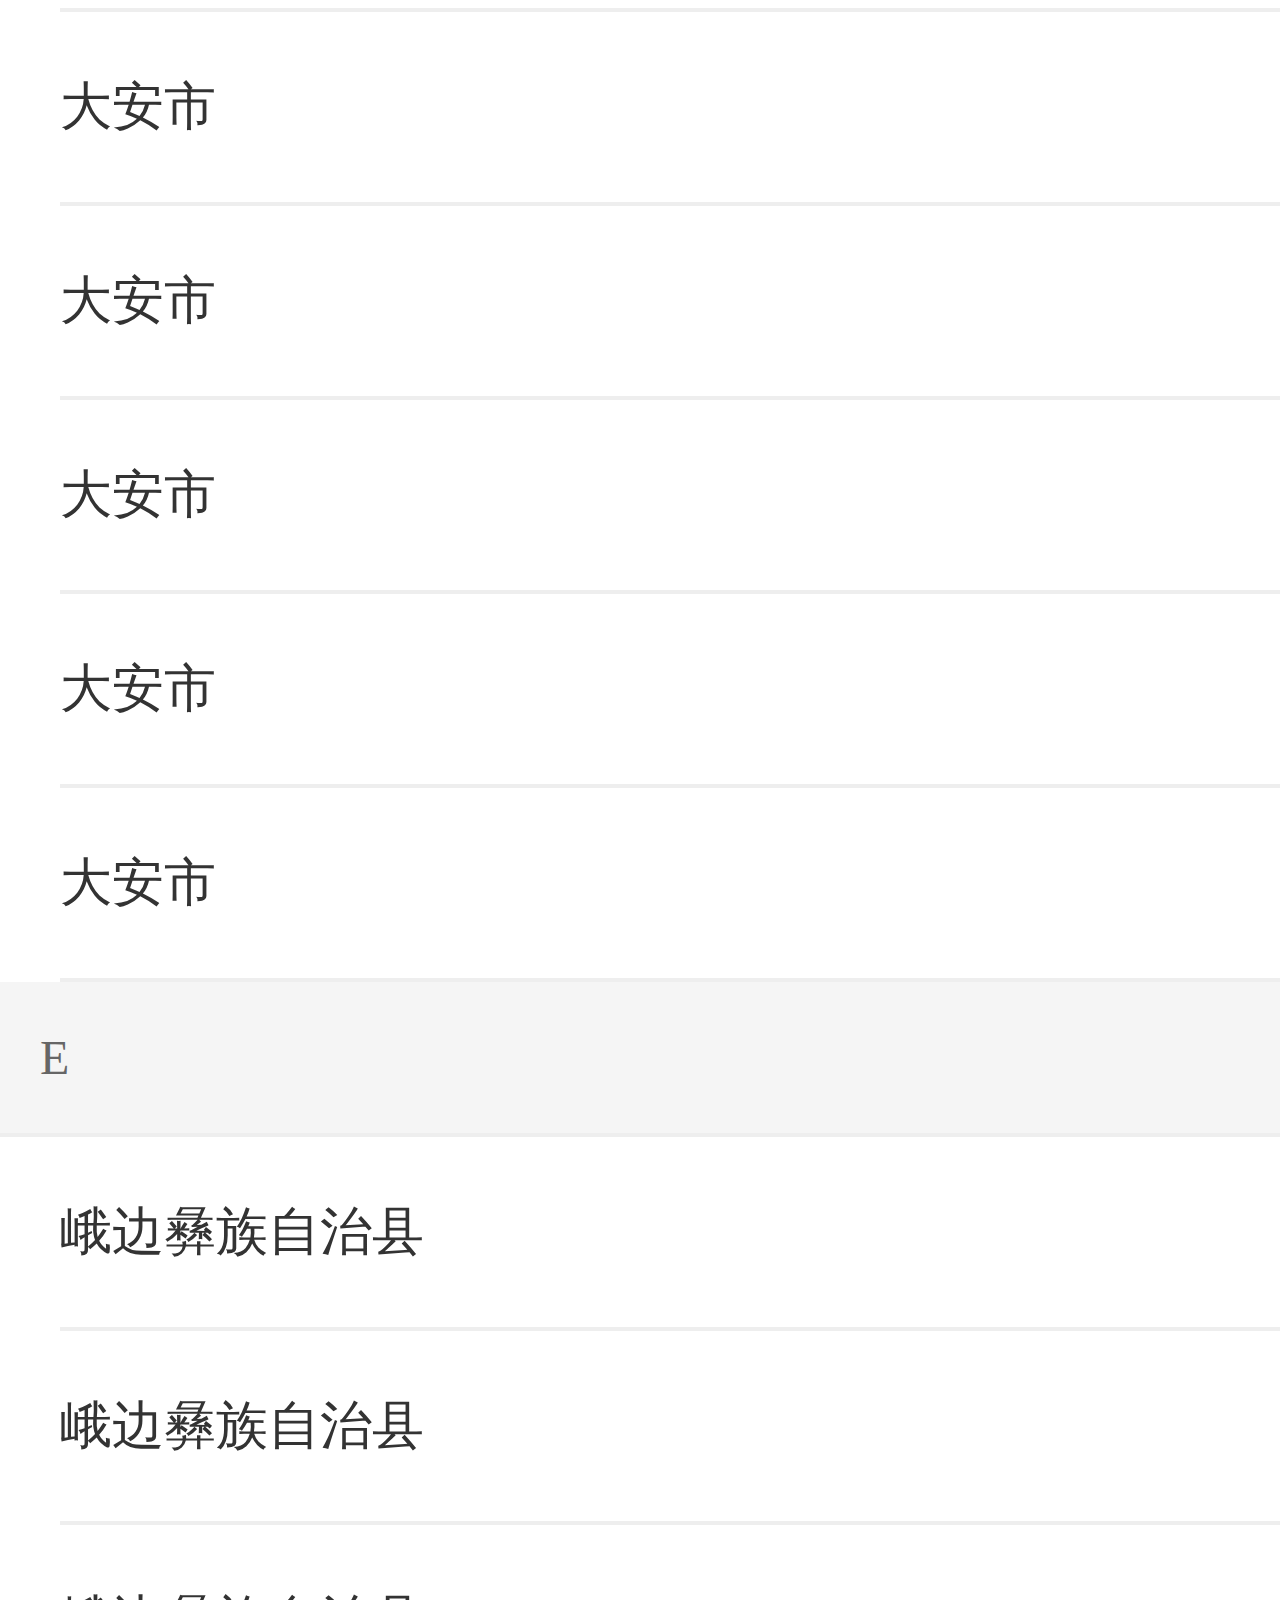
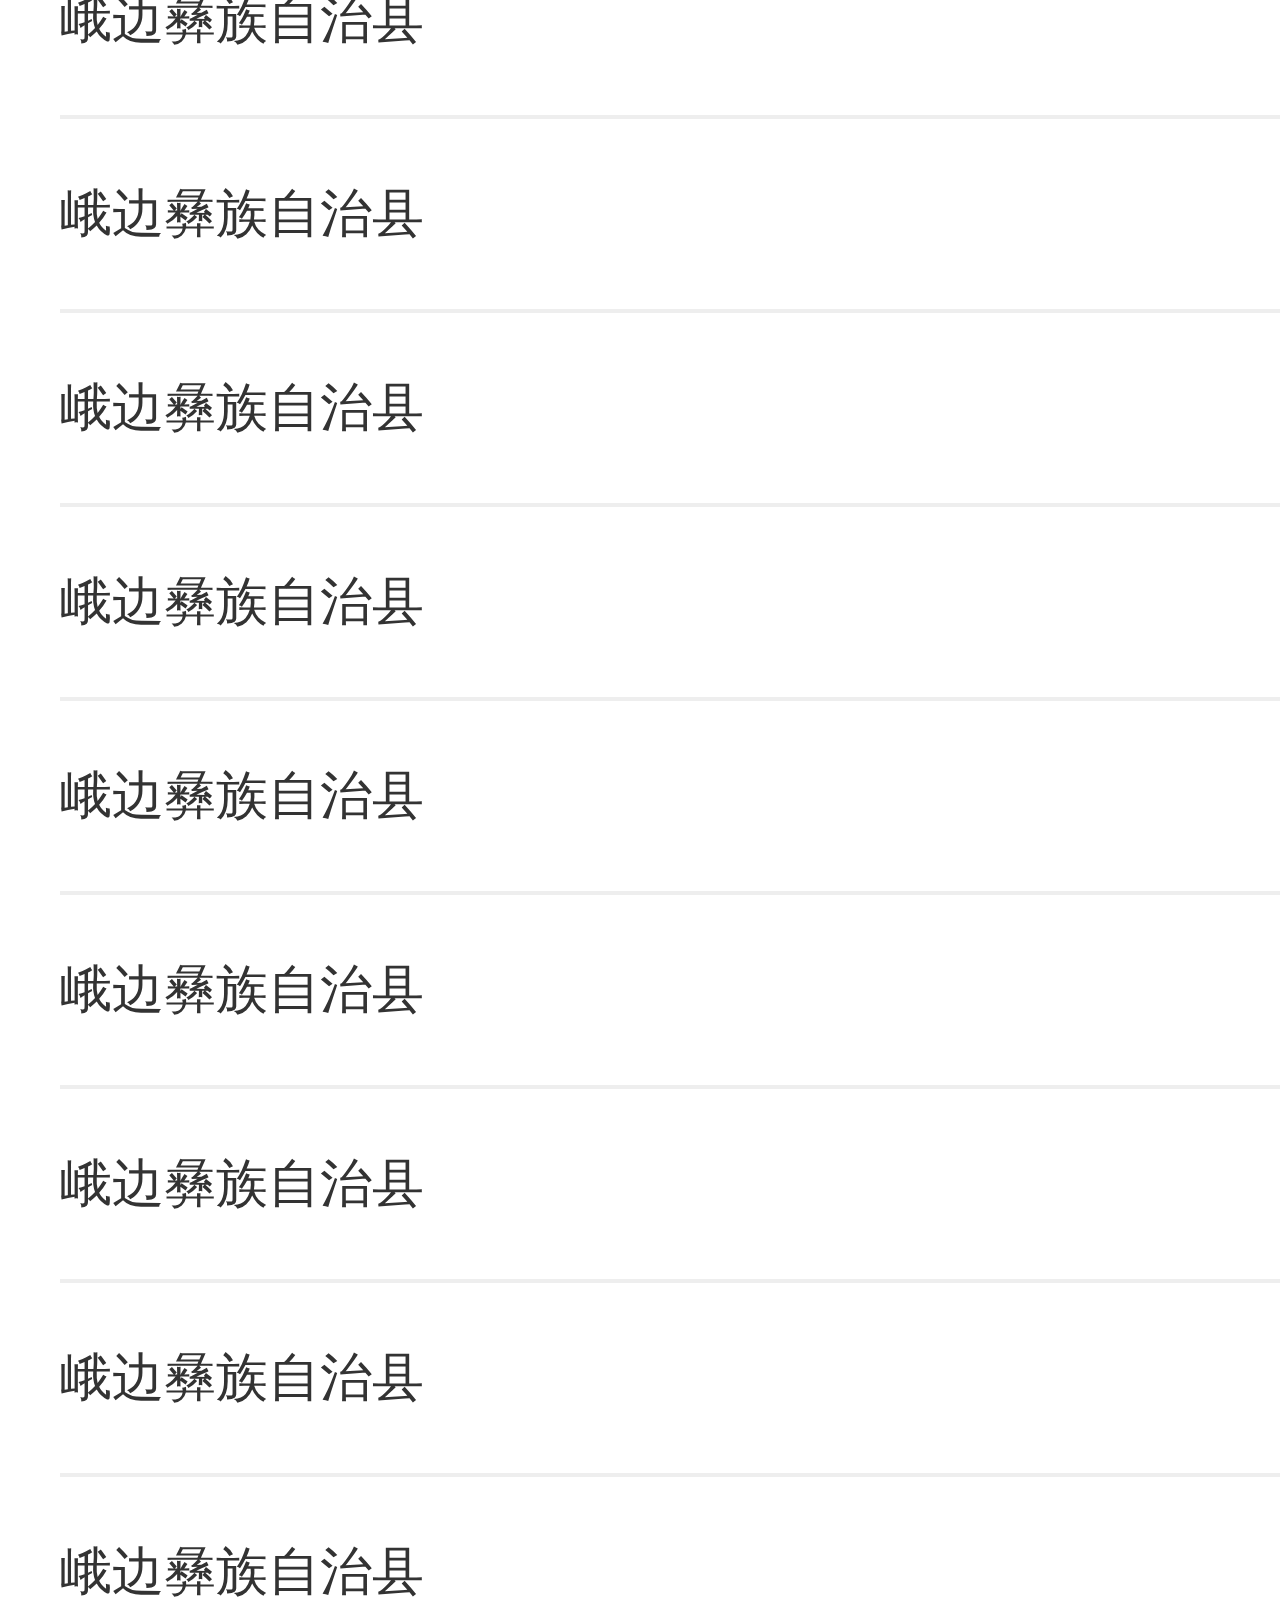
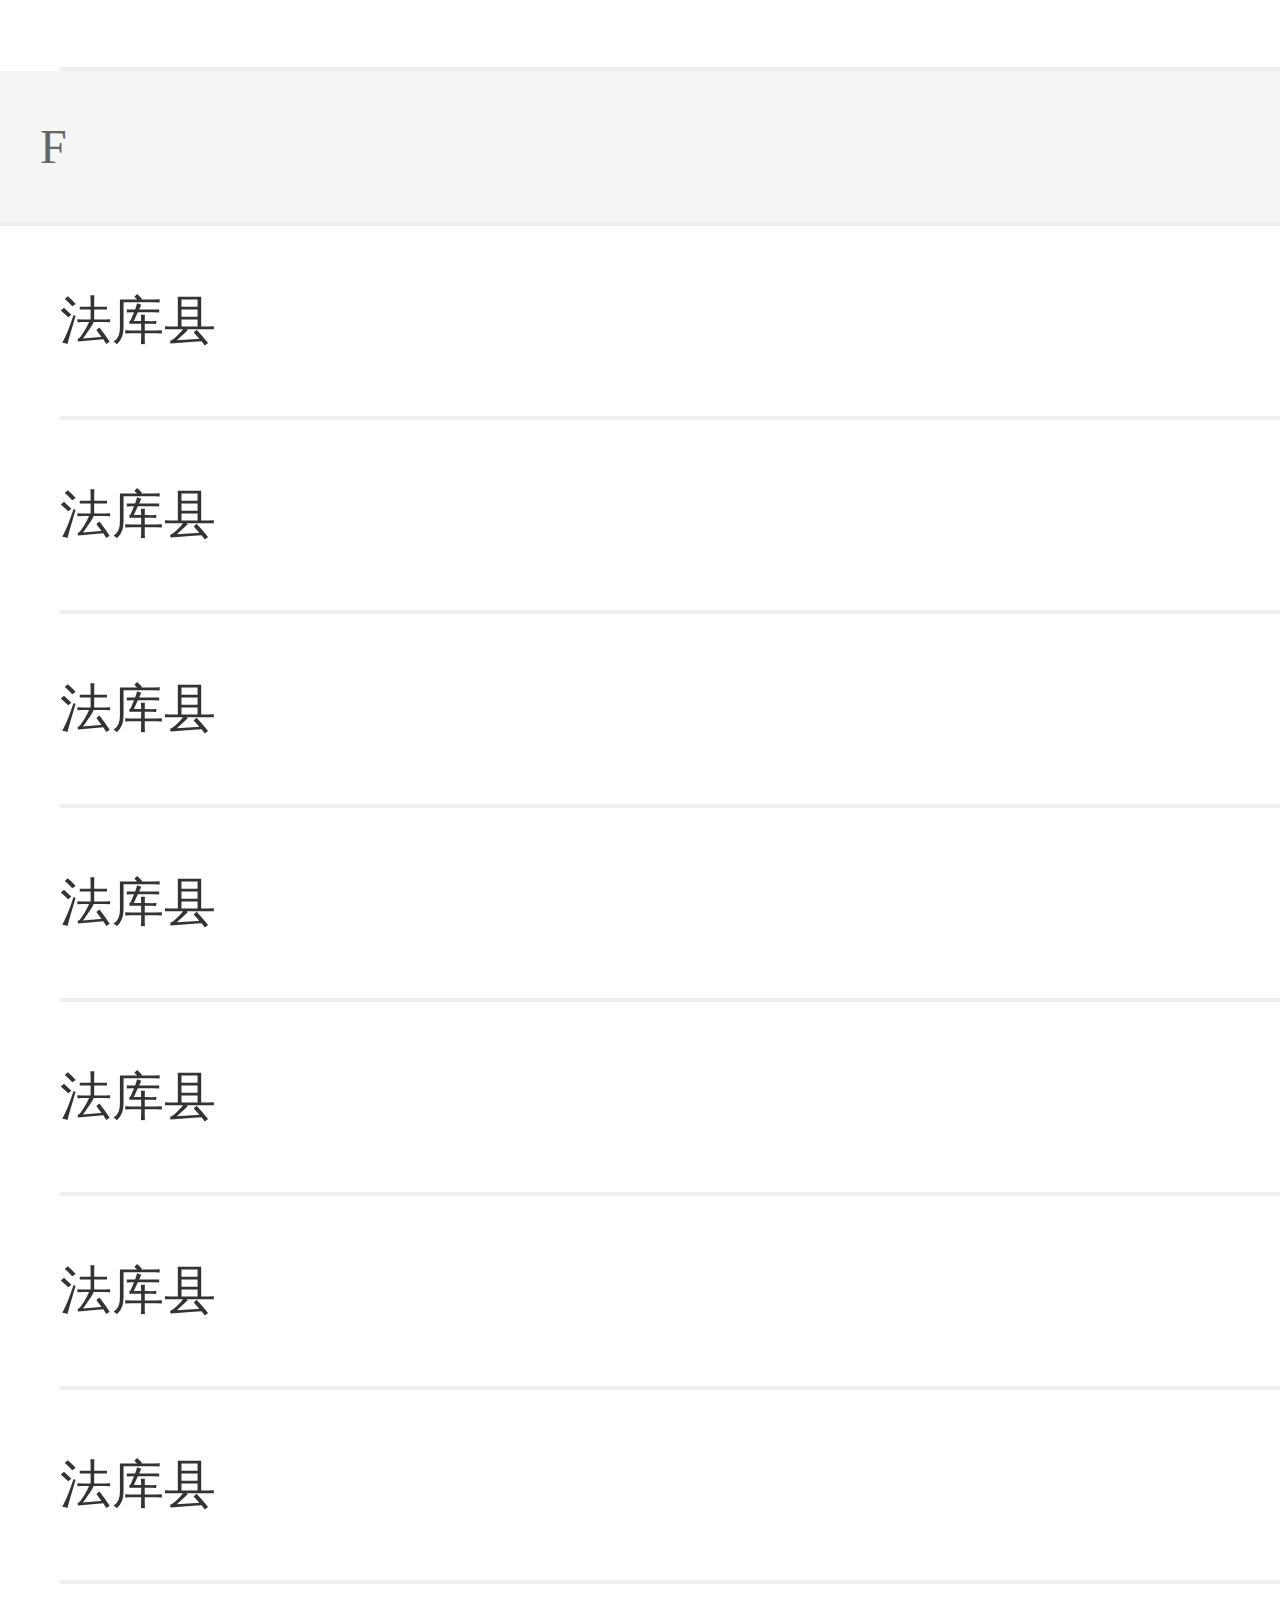
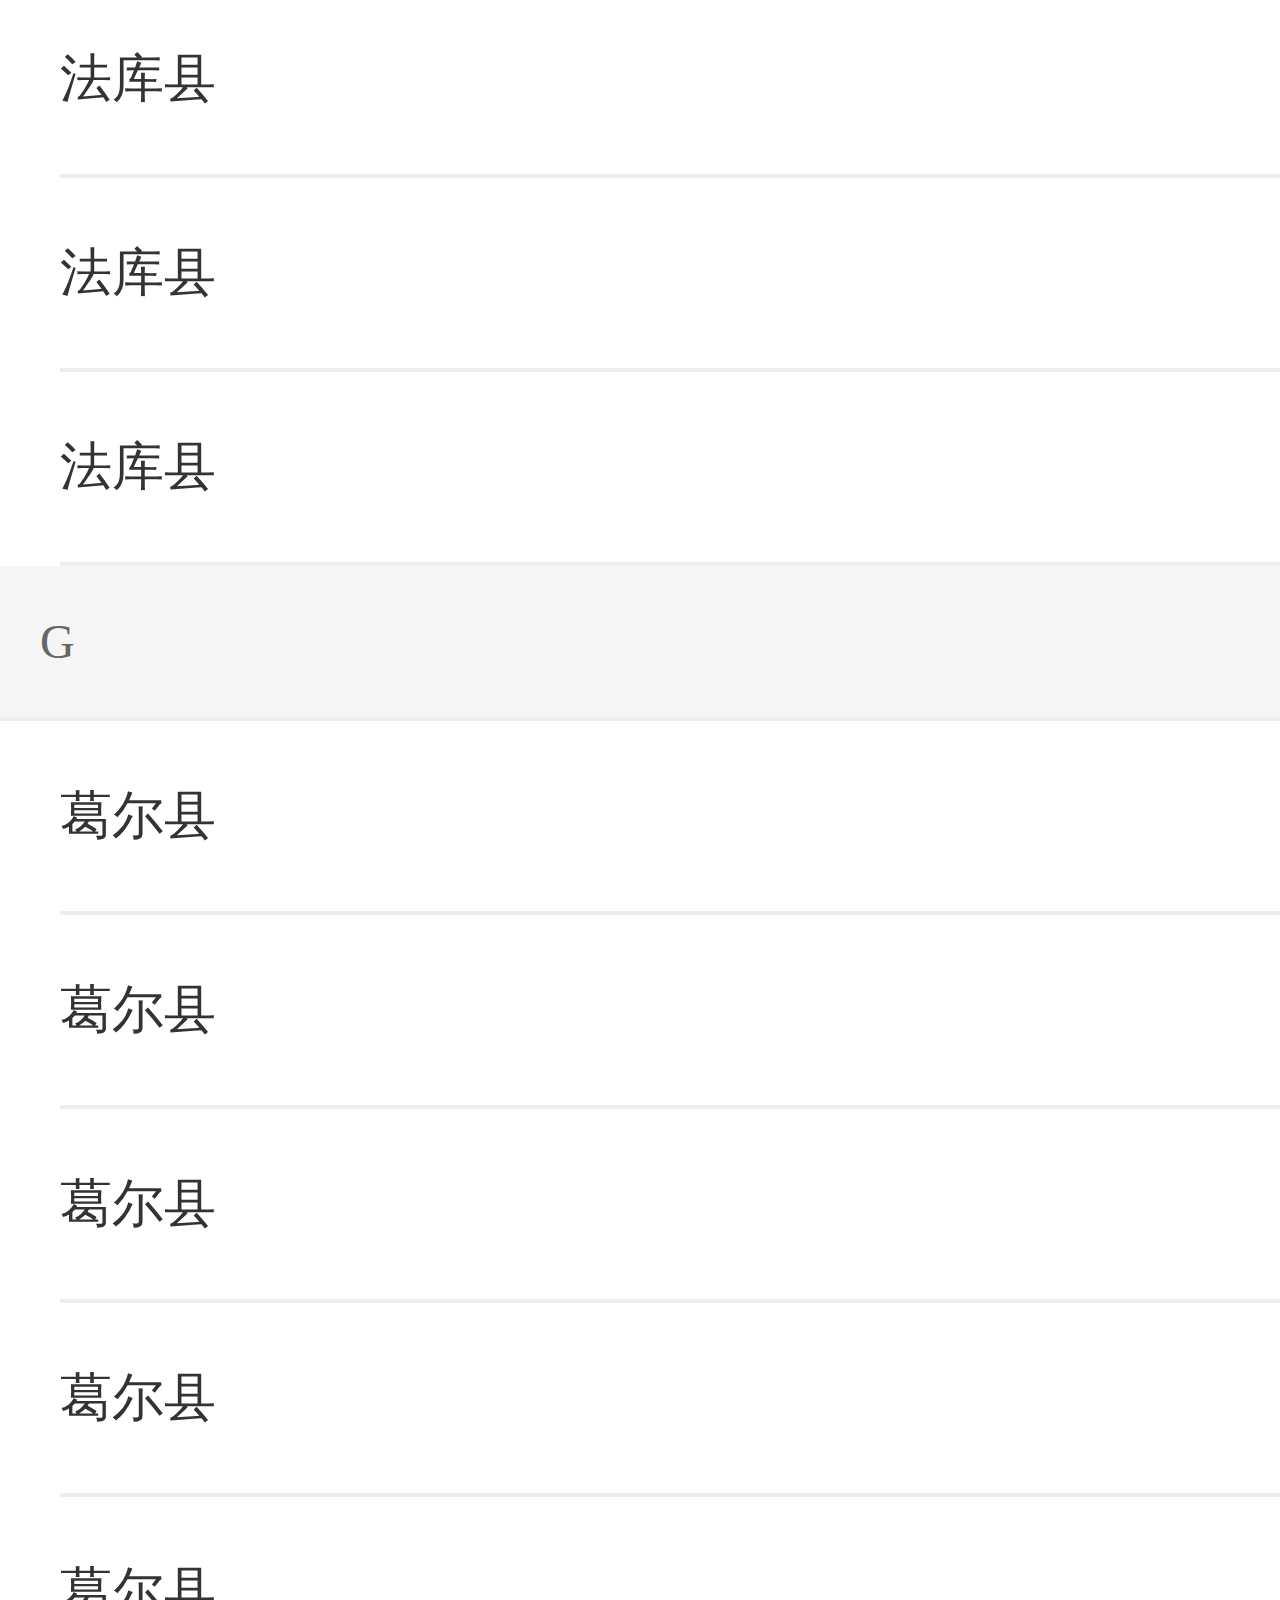
<file: fy5.html>
<!DOCTYPE html>
<html lang="en">
<head>
	<meta charset="UTF-8">
	<title>Document</title>
	<meta name="viewport" content="width=device-width,initial-scale=1,minimum-scale=1,maximum-scale=1,user-scalable=no" />
	<link rel="stylesheet" type="text/css" href="css/fy5.css">
	<link rel="stylesheet" type="text/css" href="css/font-awesome-4.7.0/css/font-awesome.min.css">
	<script src="js/rem.js"></script>
</head>
<body>
	<div class="top">
		<ul>
			<li><i class="fa fa-angle-left"></i></li>
			<li>城市选择</li>
		</ul>
		<div class="search">
			<span><i class="fa fa-search"></i></span>
			<input type="text" placeholder="输入城市名或者拼音">
		</div>
	</div>
	<div class="letter-left">
		<ul>
			<li><a href="#a1">A</a></li>
			<li><a href="#b1">B</a></li>
			<li><a href="#c1">C</a></li>
			<li><a href="#d1">D</a></li>
			<li><a href="#e1">E</a></li>
			<li><a href="#f1">F</a></li>
			<li><a href="#g1">G</a></li>
			<li><a href="#h1">H</a></li>
			<li><a href="#j1">J</a></li>
			<li><a href="#k1">K</a></li>
			<li><a href="#l1">L</a></li>
			<li><a href="#m1">M</a></li>
			<li><a href="#n1">N</a></li>
			<li><a href="#p1">P</a></li>
			<li><a href="#q1">Q</a></li>
			<li><a href="#r1">R</a></li>
			<li><a href="#s1">S</a></li>
			<li><a href="#t1">T</a></li>
			<li><a href="#w1">W</a></li>
			<li><a href="#x1">X</a></li>
			<li><a href="#y1">Y</a></li>
			<li><a href="#z1">Z</a></li>
		</ul>		
	</div>


<div class="box">
	
	<h5>当前定位城市</h5>

	<div class="dangqian">杭州</div>

	<h6 id="a1">A</h6>
	<ul>
		<li>阿坝县</li>
		<li>阿坝县</li>
		<li>阿坝县</li>
		<li>阿坝县</li>
		<li>阿坝县</li>
		<li>阿坝县</li>
		<li>阿坝县</li>
		<li>阿坝县</li>
		<li>阿坝县</li>
		<li>阿坝县</li>
	</ul>
	<h6 id="b1">B</h6>
	<ul>
		<li>巴楚县</li>
		<li>巴楚县</li>
		<li>巴楚县</li>
		<li>巴楚县</li>
		<li>巴楚县</li>
		<li>巴楚县</li>
		<li>巴楚县</li>
		<li>巴楚县</li>
		<li>巴楚县</li>
		<li>巴楚县</li>
		<li>巴楚县</li>
		<li>巴楚县</li>
		<li>巴楚县</li>
		<li>巴楚县</li>
		<li>巴楚县</li>
	</ul>
	<h6 id="c1">C</h6>
	<ul>
		<li>苍南县</li>
		<li>苍南县</li>
		<li>苍南县</li>
		<li>苍南县</li>
		<li>苍南县</li>
		<li>苍南县</li>
		<li>苍南县</li>
		<li>苍南县</li>
		<li>苍南县</li>
		<li>苍南县</li>
		<li>苍南县</li>
	</ul>
	<h6 id="d1">D</h6>
	<ul>
		<li>大安市</li>
		<li>大安市</li>
		<li>大安市</li>
		<li>大安市</li>
		<li>大安市</li>
		<li>大安市</li>
		<li>大安市</li>
		<li>大安市</li>
		<li>大安市</li>
		<li>大安市</li>
		<li>大安市</li>
		<li>大安市</li>
	</ul>
	<h6 id="e1">E</h6>
	<ul>
		<li>峨边彝族自治县</li>
		<li>峨边彝族自治县</li>
		<li>峨边彝族自治县</li>
		<li>峨边彝族自治县</li>
		<li>峨边彝族自治县</li>
		<li>峨边彝族自治县</li>
		<li>峨边彝族自治县</li>
		<li>峨边彝族自治县</li>
		<li>峨边彝族自治县</li>
		<li>峨边彝族自治县</li>
		<li>峨边彝族自治县</li>
	</ul>
	<h6 id="f1">F</h6>
	<ul>
		<li>法库县</li>
		<li>法库县</li>
		<li>法库县</li>
		<li>法库县</li>
		<li>法库县</li>
		<li>法库县</li>
		<li>法库县</li>
		<li>法库县</li>
		<li>法库县</li>
		<li>法库县</li>
		
	</ul>
	<h6 id="g1">G</h6>
	<ul>
		<li>葛尔县</li>
		<li>葛尔县</li>
		<li>葛尔县</li>
		<li>葛尔县</li>
		<li>葛尔县</li>
		<li>葛尔县</li>
		<li>葛尔县</li>
		<li>葛尔县</li>
		<li>葛尔县</li>
		<li>葛尔县</li>
		<li>葛尔县</li>
		<li>葛尔县</li>
		
	</ul>
	<h6 id="h1">H</h6>
	<ul>
		<li>哈尔滨市</li>
		<li>哈尔滨市</li>
		<li>哈尔滨市</li>
		<li>哈尔滨市</li>
		<li>哈尔滨市</li>
		<li>哈尔滨市</li>
		<li>哈尔滨市</li>
		<li>哈尔滨市</li>
		<li>哈尔滨市</li>
		<li>哈尔滨市</li>
		<li>哈尔滨市</li>
		<li>哈尔滨市</li>
		<li>哈尔滨市</li>
	</ul>
	<h6 id="j1">J</h6>
	<ul>
		<li>加查县</li>
		<li>加查县</li>
		<li>加查县</li>
		<li>加查县</li>
		<li>加查县</li>
		<li>加查县</li>
		<li>加查县</li>
		<li>加查县</li>
		<li>加查县</li>
		<li>加查县</li>
	</ul>
	<h6 id="k1">K</h6>
	<ul>
		<li>开封市</li>
		<li>开封市</li>
		<li>开封市</li>
		<li>开封市</li>
		<li>开封市</li>
		<li>开封市</li>
		<li>开封市</li>
		<li>开封市</li>
		<li>开封市</li>
		<li>开封市</li>
		<li>开封市</li>
		<li>开封市</li>
	</ul>
	<h6 id="l1">L</h6>
	<ul>
		<li>来安县</li>
		<li>来安县</li>
		<li>来安县</li>
		<li>来安县</li>
		<li>来安县</li>
		<li>来安县</li>
		<li>来安县</li>
		<li>来安县</li>
		<li>来安县</li>
		<li>来安县</li>
		<li>来安县</li>
	</ul>
	<h6 id="m1">M</h6>
	<ul>
		<li>马鞍山市</li>
		<li>马鞍山市</li>
		<li>马鞍山市</li>
		<li>马鞍山市</li>
		<li>马鞍山市</li>
		<li>马鞍山市</li>
		<li>马鞍山市</li>
		<li>马鞍山市</li>
		<li>马鞍山市</li>
		<li>马鞍山市</li>
		<li>马鞍山市</li>
	</ul>
	<h6 id="n1">N</h6>
	<ul>
		<li>乃东区</li>
		<li>乃东区</li>
		<li>乃东区</li>
		<li>乃东区</li>
		<li>乃东区</li>
		<li>乃东区</li>
		<li>乃东区</li>
		<li>乃东区</li>
		<li>乃东区</li>
		<li>乃东区</li>
	</ul>
	<h6 id="p1">P</h6>
	<ul>
		<li>磐安县</li>
		<li>磐安县</li>
		<li>磐安县</li>
		<li>磐安县</li>
		<li>磐安县</li>
		<li>磐安县</li>
		<li>磐安县</li>
		<li>磐安县</li>
		<li>磐安县</li>
		<li>磐安县</li>
		<li>磐安县</li>
	</ul>
	<h6 id="q1">Q</h6>
	<ul>
		<li>迁安市</li>
		<li>迁安市</li>
		<li>迁安市</li>
		<li>迁安市</li>
		<li>迁安市</li>
		<li>迁安市</li>
		<li>迁安市</li>
		<li>迁安市</li>
		<li>迁安市</li>
		<li>迁安市</li>
		<li>迁安市</li>
		<li>迁安市</li>
	</ul>
	<h6 id="r1">R</h6>
	<ul>
		<li>壤塘县</li>
		<li>壤塘县</li>
		<li>壤塘县</li>
		<li>壤塘县</li>
		<li>壤塘县</li>
		<li>壤塘县</li>
		<li>壤塘县</li>
		<li>壤塘县</li>
		<li>壤塘县</li>
		<li>壤塘县</li>
		<li>壤塘县</li>
	</ul>
	<h6 id="s1">S</h6>
	<ul>
		<li>萨嘎县</li>
		<li>萨嘎县</li>
		<li>萨嘎县</li>
		<li>萨嘎县</li>
		<li>萨嘎县</li>
		<li>萨嘎县</li>
		<li>萨嘎县</li>
		<li>萨嘎县</li>
		<li>萨嘎县</li>
		<li>萨嘎县</li>
		<li>萨嘎县</li>
		<li>萨嘎县</li>
	</ul>
	<h6 id="t1">T</h6>
	<ul>
		<li>塔城市</li>
		<li>塔城市</li>
		<li>塔城市</li>
		<li>塔城市</li>
		<li>塔城市</li>
		<li>塔城市</li>
		<li>塔城市</li>
		<li>塔城市</li>
		<li>塔城市</li>
		<li>塔城市</li>
	</ul>
	<h6 id="w1">W</h6>
	<ul>
		<li>万年县</li>
		<li>万年县</li>
		<li>万年县</li>
		<li>万年县</li>
		<li>万年县</li>
		<li>万年县</li>
		<li>万年县</li>
		<li>万年县</li>
		<li>万年县</li>
		<li>万年县</li>
		<li>万年县</li>
		<li>万年县</li>
		<li>万年县</li>
		<li>万年县</li>
	</ul>
	<h6 id="x1">X</h6>
	<ul>
		<li>夏河县</li>
		<li>夏河县</li>
		<li>夏河县</li>
		<li>夏河县</li>
		<li>夏河县</li>
		<li>夏河县</li>
		<li>夏河县</li>
		<li>夏河县</li>
		<li>夏河县</li>
		<li>夏河县</li>
		<li>夏河县</li>
		<li>夏河县</li>
		<li>夏河县</li>
		<li>夏河县</li>
		<li>夏河县</li>
	</ul>
	<h6 id="y1">Y</h6>
	<ul>
		<li>延安市</li>
		<li>延安市</li>
		<li>延安市</li>
		<li>延安市</li>
		<li>延安市</li>
		<li>延安市</li>
		<li>延安市</li>
		<li>延安市</li>
		<li>延安市</li>
		<li>延安市</li>
		<li>延安市</li>
		<li>延安市</li>
		<li>延安市</li>
		<li>延安市</li>
		<li>延安市</li>
	</ul>
	<h6 id="z1">Z</h6>
	<ul>
		<li>杂多县</li>
		<li>杂多县</li>
		<li>杂多县</li>
		<li>杂多县</li>
		<li>杂多县</li>
		<li>杂多县</li>
		<li>杂多县</li>
		<li>杂多县</li>
		<li>杂多县</li>
		<li>杂多县</li>
		<li>杂多县</li>
		<li>杂多县</li>
		<li>杂多县</li>
		<li>杂多县</li>
		<li>杂多县</li>
		<li>杂多县</li>
	</ul>
</div>
	<!-- 底部菜单 -->
	<div class="footer">
		<ul>
			<li><i class="fa fa-google"></i><p>首页</p></li>
			<li><i class="fa fa-compass"></i><p>发现</p></li>
			<li><i class="fa fa-file-text-o"></i><p>订单</p></li>
			<li><i class="fa fa-user"></i><p>我的</p></li>
		</ul>
	</div>
	<script type="text/javascript">
		// var lj=document.getElementsByClassName('letter-left')[0];
		// var h6=document.getElementsByClassName('h6')
		// var ul1=lj.querySelectorAll('ul')[0]
		// console.log(h6)
		// ul1.onclick=function(){
		// 	for (var i = 0; i < h6.length; i++) {
					
		// 	}
		// }
	</script>
</body>
</html>
</file>
<file: css/fy1.css>
html,body,ul,li,ol,p,h1,h2,h3,h4,h5,h6,a,span,div,i,img{
	padding:0;
	margin: 0;
}
ul,ol{
	list-style: none;
}
a{
	text-decoration: none;
}
html{
	width: 100%;
	height: 100%;
	background: #f5f5f5;
}
body{
	font-size: 0.16rem;
	margin-bottom: 0.6rem;
}
/*顶部*/
.top{
	background-color: #fff;
	width: 100%;
	display: flex;
	justify-content: space-between;
	color: #999;
	height:1.38rem;
}
.top-left{
	border-right:0.01rem solid #eee;
	flex: 1;
	font-size: 0.12rem;
}
.top-right{
	font-size: 0.12rem;
	flex: 1;
}
.top-left img{
	width: 0.65rem;
}
.top-right img{
	width: 0.4rem;
	position: absolute;
	right:0.1rem;
	top: 0.15rem;
}
.tuijian{
	padding:0.15rem;
	position: relative;
	border-bottom:0.01rem solid #eee;
}
.youhui{
	position: relative;
	padding:0.15rem;
}
.top-left div{
	color: rgb(255, 153, 0);
	padding: 0.15rem 0.15rem 0.05rem 0.15rem;
	font-size: 0.14rem;
	font-weight: bold;
}
.top-left p{
	padding: 0 0 0.15rem 0.15rem;
}
.top-left span{
	display: block;
	text-align: right;
	padding-right: 0.15rem;
}
.tuijian div{
    color: rgb(27, 169, 225);	
    font-size: 0.14rem;
    padding-bottom: 0.05rem
}
.youhui div{
    color: rgb(237, 102, 96);	
    font-size: 0.14rem;
    padding-bottom: 0.05rem
}

/*为你推荐*/

.recommend,.time-limit{
	background: #fff;
	margin-top: 0.12rem;
	color: #333;
}
.recommend h1,.time-limit h1{
	text-align: center;
	font-size: 0.18rem;
	padding-top:0.2rem;
}
.recommend>h1 i,.time-limit>h1 i{
	color:#f55000;
	padding:0 0.05rem;
}
.recommend>h4,.time-limit>h4{
	font-size: 0.12rem;
	text-align: center;
	font-weight: normal;
	color: #999;
	padding-bottom: 0.08rem;
}
.list{
	display: flex;
	justify-content: space-between;
	margin: 0 3%;
}
.list ul{
	width: 48.5%;
	border: 0.01rem solid #f5f5f5;
	margin-bottom: 0.05rem
}
.list-li2,.list-li3,.list-li4,.list-li5{
	padding:0 0.05rem;
}
.list-li1 img{
	width: 100%;
}
.list-li2 h2{
	font-size: 0.15rem;
	overflow:hidden;
    text-overflow:ellipsis;
    white-space:nowrap
}
.list-li3 span{
	font-size: 0.12rem;
}
.price{
	color: #ff6000;
	font-weight: bold;
	font-size: 0.18rem;
	border-bottom: 0.01rem dashed #666; 
	padding-bottom: 0.05rem;
	margin-bottom:  0.05rem;
}
.price span{
	display: inline-block;
	border: 0.01rem solid #ff6000;
	border-radius: 0.03rem;
	padding: 0 0.02rem;
	font-size: 0.12rem;
	font-weight: normal;
}
.list-li5{
	color: #999;
	font-size: 0.14rem;
	padding-bottom: 0.11rem;
}
.more{
	text-align: center;
	padding:0.1rem 0;
	font-size: 0.12rem;
	color: #999;
}
/*限时好礼*/
.list-limit{
	padding: 0 0.15rem;
}
.list-limit ul{
	margin: 0.1rem 0 0.15rem;
	display: flex;
	justify-content: space-between;
	
}
.list-limit ul li{
	position: relative;
}
.list-limit img{
	width: 100%;
}
.list-limit p{
	font-size: 0.14rem;
	font-weight: bold;
}
.gold{
	color: #ff5339;
	font-weight: bold;
	font-size: 0.14rem;
}
.gold i{
	font-size: 0.12rem;
	font-style: normal;
	color: #999;
	text-decoration: line-through;
}
.hint{
	position: absolute;
	left: 0;
	top: 0;
    color: #fff;
    background: #413d3c;
    font-size: 0.12rem;
    padding: 0.02rem 0.05rem;
}


/*底部*/
.footer{
	position: fixed;
	height: 0.56rem;
	width: 100%;
	background-color: #fff;
	bottom: 0;
	left: 0;
	box-shadow:0rem 0.01rem 0.17rem #ccc;
}
.footer ul{
	display: flex;
	justify-content: space-around;
}
.footer ul li i{
	font-size: 0.18rem;
}
.footer img{
	width: 0.4rem
}
.footer ul li{
	text-align: center;
	font-size: 0.12rem;
	color: #999;
	padding: 0.1rem 0.2rem;
}
.footer ul li:nth-child(2){
	color: #0098ff;
	transform: scale(1.2);
}
</file>
<file: css/fy2.css>
html,body,ul,li,ol,p,h1,h2,h3,h4,h5,h6,a,span,div,i,img{
	padding:0;
	margin: 0;
}
ul,ol{
	list-style: none;
}
a{
	text-decoration: none;
}
html{
	width: 100%;
	height: 100%;
	background: #f5f5f5;
}
body{
	font-size: 0.16rem;
	margin-bottom: 0.6rem;
}

.orderform{
	margin-top:0.13rem;
	background: #fff;
	padding-left:0.15rem;
	padding-top:0.15rem;
}
.box{
	display: flex;
}
.box>p img{
	width: 0.28rem;
}
.box>p{
	margin-right: 0.07rem;
}
.detail{
    color: #333;
    overflow: hidden;
    width: 100%;
}
.detail-up{
	position: relative;
	border-bottom: 0.01rem solid #eee;
	padding-bottom: 0.18rem;
}
.detail-up>p span{
	overflow:hidden;
    text-overflow:ellipsis;
    white-space:nowrap;
    width: 1.35rem;
    font-size: 0.15rem;
    display: inline-block;
}
.detail-up>p i{
	font-style: normal;
    height: 0.24rem;
	vertical-align: top;
}
.detail-up span:nth-child(2){
	position: absolute;
	right: 0.1rem;
	top: 0;
	font-size: 0.14rem;
}
.detail-up span:nth-child(3){
	font-size: 0.12rem;
	color: #999;
	position: absolute;
	bottom: 0.05rem;
	left: 0;
}

.detail-down{
	display: flex;
	justify-content: space-between;
	overflow: hidden;
	padding: 0.1rem 0;
}
.detail-down>p:nth-child(1){
	overflow:hidden;
    text-overflow:ellipsis;
    white-space:nowrap;
    font-size: 0.13rem;
	flex: 2;
	color: #666;
} 
.detail-down p:nth-child(2){
	flex: 1;
	text-align: right;
	padding-right: 0.1rem;
	font-weight: bold;
} 

.more{
	padding: 0.08rem 0.1rem;
	border-top: 0.01rem solid #eee;
	text-align: right;
}
.more button{
	padding: 0.03rem 0.06rem;
	background-color: #fff;
	font-size: 0.13rem;
	border-radius: 0.03rem;
}
.more button:nth-child(1){
	border: 0.01rem solid #2395ff;
	color: #2395ff;
	margin-right: 0.03rem;
}
.more button:nth-child(2){
	border: 0.01rem solid #ff5339;
	color: #ff5339;
}

.chakan{
	font-size: 0.12rem;
	color: #666;
	text-align: center;
	padding: 0.05rem 0 0.2rem
}



















/*底部*/
.footer{
	position: fixed;
	height: 0.56rem;
	width: 100%;
	background-color: #fff;
	bottom: 0;
	left: 0;
	box-shadow:0rem 0.01rem 0.17rem #ccc;
}
.footer ul{
	display: flex;
	justify-content: space-around;
}
.footer ul li i{
	font-size: 0.18rem;
}
.footer img{
	width: 0.4rem
}
.footer ul li{
	text-align: center;
	font-size: 0.12rem;
	color: #999;
	padding: 0.1rem 0.2rem;
}
.footer ul li:nth-child(3){
	color: #0098ff;
	transform: scale(1.2);
}
</file>
<file: css/fy3.css>
html,body,ul,li,ol,p,h1,h2,h3,h4,h5,h6,a,span,div,i,img{
	padding:0;
	margin: 0;
}
ul,ol{
	list-style: none;
}
a{
	text-decoration: none;
}
html{
	width: 100%;
	height: 100%;
	background: #f5f5f5;
}
body{
	font-size: 0.16rem;
	margin-bottom: 0.6rem;
}

.header{
	height: 0.95rem;
	background: -webkit-linear-gradient(left,rgba(0,140,255,0.5), rgba(0,140,255,1));
    background: -o-linear-gradient(right,rgba(0,140,255,0.5), rgba(0,140,255,1));
    background: -moz-linear-gradient(right,rgba(0,140,255,0.5), rgba(0,140,255,1));
	background: linear-gradient(to right, rgba(0,140,255,0.5), rgba(0,140,255,1));
	box-sizing: border-box;
}
.header ul{
	display: flex;
	justify-content: space-between;
	color: #fff;
	padding: 0.2rem 0.12rem;
	align-items:center;
}
.header ul li:nth-child(1){
	margin-right: 0.15rem;
} 
.header ul li:nth-child(2){
	flex: 1
}
.header>ul>li p{
	font-weight: bold;
	font-size: 0.18rem;
}
.header>ul>li span{
	font-size: 0.12rem;
	
}
.header ul img{
	border-radius: 50%;
	width: 0.5rem;
}
.money{
	background: #fff;
	text-align: center;
	display: flex;
	border-bottom: 0.01rem solid #eee;
	margin-bottom: 0.1rem;
}
.money p{
	font-weight: bold;
	font-size: 0.18rem;
}
.money p>i{
	font-style: normal;
	font-size: 0.12rem;
}
.money span{
	font-size: 0.12rem;
	color: #666;
	font-weight: bold;
}
.money-left{
	flex: 1;
	padding: 0.13rem 0;
	color: rgb(255, 95, 62);
	border-right: 0.01rem solid #eee;
}
.money-right{
	flex: 1;
	padding: 0.13rem 0;
	color: rgb(106, 194, 11);

}
.box1 img{
	width: 0.2rem;
	height: 0.2rem;
	margin:0.1rem;
}
.site,.site2,.site3{
	display: flex;
	background: #fff;
	font-size: 0.14rem;
}
.site,.store,.service{
	margin-bottom: 0.1rem;
}
.site p,.site2 p,.site3 p{
	padding: 0.1rem 0.1rem 0.1rem 0;
	flex: 1;
}
.site p>i,.site2 p>i,.site3 p>i{
	float: right;
}

.privacy{
	text-align: center;
	font-size: 0.14rem;
	color: #4da6f0;
	margin-top: 0.2rem;
}



/*底部*/
.footer{
	position: fixed;
	height: 0.56rem;
	width: 100%;
	background-color: #fff;
	bottom: 0;
	left: 0;
	box-shadow:0rem 0.01rem 0.17rem #ccc;
}
.footer ul{
	display: flex;
	justify-content: space-around;
}
.footer ul li i{
	font-size: 0.18rem;
}
.footer img{
	width: 0.4rem
}
.footer ul li{
	text-align: center;
	font-size: 0.12rem;
	color: #999;
	padding: 0.1rem 0.2rem;
}
.footer ul li:nth-child(4){
	color: #0098ff;
	transform: scale(1.2);
}
</file>
<file: css/fy4.css>
html,body,ul,li,ol,p,h1,h2,h3,h4,h5,h6,a,span,div,i,img{
	padding:0;
	margin: 0;
}
ul,ol{
	list-style: none;
}
a{
	text-decoration: none;
}
html{
	width: 100%;
	height: 100%;
	background: #f5f5f5;
}
body{
	font-size: 0.16rem;
	margin-bottom: 0.6rem;
	margin-top: 0.4rem;
}

.top{
	background: -webkit-linear-gradient(left,rgba(0,134,255,0.6), rgba(0,134,255,1));
    background: -o-linear-gradient(right,rgba(0,134,255,0.6), rgba(0,134,255,1));
    background: -moz-linear-gradient(right,rgba(0,134,255,0.6), rgba(0,134,255,1));
	background: linear-gradient(to right, rgba(0,134,255,0.6), rgba(0,134,255,1));
	color: #fff;
	width: 100%;
	position: fixed;
	top: 0;
	left: 0;
}
.top ul{
	height: 0.4rem;
	padding:0 0.1rem;
	position: relative;
	line-height: 0.4rem;
}
.top ul li:nth-child(1){
	font-size: 0.25rem;
	position: absolute;
	left: 0.1rem;
	top: 0;
}
.top ul li:nth-child(2){
	font-size: 0.15rem;
	text-align: center;
}
.top ul li:nth-child(3){
	position: absolute;
	right: 0.1rem;
	top: 0;
}
.top ul li>a{
	color: #fff;
	font-size: 0.14rem;
}


.address{
	background-color: #fff;
	align-items: center;
	display: flex;
	padding:0.1rem 0.15rem;
}
#area{
	font-size: 0.12rem;
	color: #333;
}
#area i{
	padding: 0 0.1rem;
}
.text{
	width: 100%;
	flex: 1;
	background-color: #f5f5f5;
	color: #999;
	padding: 0.06rem;
}
.text input{
	text-indent: 0.1rem;
	border:none;
	outline:none;
	color: #999;
	background: transparent;
}

h6{
	font-weight: normal;
	margin: 0.15rem 0 0.06rem 0.11rem;
	color: #666;
}

.nowaday{
	background-color: #fff;
	display: flex;
	justify-content: space-between;
	padding: 0.1rem 0.15rem;
}
.nowaday p:first-child{
	font-weight: 700;
	color: #333;
	font-size: 0.14rem;
    overflow: hidden;
    white-space: nowrap;
    text-overflow: ellipsis;
}
.nowaday p:last-child{
	color: #2395ff;
	font-size: 0.13rem;
}
.receiving{
	background-color: #fff;
	padding:0.1rem 0.12rem;
	font-size: 0.12rem;
	color: #666;
	border-bottom: 1px solid #eee;
}
.contacts{
	display: flex;
	align-items: baseline;
}
.name1{
	font-weight: bold;
	font-size: 0.14rem;
	color: #333;
}
.gender{
	margin: 0 0.04rem;
}
.site{
	color: #333;
	margin: 0.03rem 0;
}
/*底部*/
.footer{
	position: fixed;
	height: 0.56rem;
	width: 100%;
	background-color: #fff;
	bottom: 0;
	left: 0;
	box-shadow:0rem 0.01rem 0.17rem #ccc;
}
.footer ul{
	display: flex;
	justify-content: space-around;
}
.footer ul li i{
	font-size: 0.18rem;
}
.footer img{
	width: 0.4rem
}
.footer ul li{
	text-align: center;
	font-size: 0.12rem;
	color: #999;
	padding: 0.1rem 0.2rem;
}
.footer ul li:nth-child(1){
	color: #0098ff;
	transform: scale(1.2);
}
</file>
<file: css/fy5.css>
html,body,ul,li,ol,p,h1,h2,h3,h4,h5,h6,a,span,div,i,img{
	padding:0;
	margin: 0;
}
ul,ol{
	list-style: none;
}
a{
	text-decoration: none;
}
html{
	width: 100%;
	height: 100%;
	background: #f5f5f5;
}
body{
	font-size: 0.16rem;
	margin-bottom: 0.6rem;
	margin-top: 0.93rem;
}

.top{
	background: -webkit-linear-gradient(left,rgba(0,220,255,1), rgba(0,134,255,1));
    background: -o-linear-gradient(right,rgba(0,220,255,1), rgba(0,134,255,1));
    background: -moz-linear-gradient(right,rgba(0,220,255,1), rgba(0,134,255,1));
	background: linear-gradient(to right, rgba(0,220,255,1), rgba(0,134,255,1));
	color: #fff;
	z-index: 9999;
	width: 100%;
	position: fixed;
	top: 0;
	left: 0;
}
.top ul{
	height: 0.4rem;
	padding:0 0.1rem;
	position: relative;
	line-height: 0.4rem;
	border-bottom: 0.01rem solid #fff;
}
.top ul li:nth-child(1){
	font-size: 0.25rem;
	position: absolute;
	left: 0.1rem;
	top: 0;
}
.top ul li:nth-child(2){
	font-size: 0.15rem;
	text-align: center;
}

.search{
	font-size: 0.12rem;
	width: 100%;
	color: #999;
	margin: 0.05rem auto;
	background: #fff;
	border-radius:0.2rem;
	width: 80%;
	padding: 0.05rem 0.15rem;

}
.search input{
	text-indent: 0.1rem;
	border:none;
	outline:none;
	color: #999;
	background: transparent;
}

.letter-left{
	position: fixed;
	right: 0.15rem;
	font-size: 0.12rem;
	z-index: 99999;
	
}
.letter-left a{
	color: #999;
}
.letter-left ul li{
	padding:0.01rem 0;
}

h5,h6{
	font-weight: normal;
	margin: 0.13rem 0 0.06rem 0.11rem;
	color: #666;
	font-size: 0.12rem;
}
h6{
	position: relative;
	margin: -0.78rem 0 0;
	padding: 0.12rem 0.1rem;
    border-top: 0.78rem solid transparent;
}
.dangqian{
	background: #fff;
	font-size: 0.13rem;
	padding: 0.15rem;
    color: #333;
}
.box ul{
	background: #fff;
    border-top:0.01rem solid #eee;
	padding-left: 0.15rem;
}
.box ul li{
	font-size: 0.13rem;
    color: #333;
    padding: 0.15rem 0 0.15rem;
    border-bottom:0.01rem solid #eee;
}



/*底部*/
.footer{
	position: fixed;
	height: 0.56rem;
	width: 100%;
	background-color: #fff;
	bottom: 0;
	left: 0;
	box-shadow:0rem 0.01rem 0.17rem #ccc;
}
.footer ul{
	display: flex;
	justify-content: space-around;
}
.footer ul li i{
	font-size: 0.18rem;
}
.footer img{
	width: 0.4rem
}
.footer ul li{
	text-align: center;
	font-size: 0.12rem;
	color: #999;
	padding: 0.1rem 0.2rem;
}
.footer ul li:nth-child(1){
	color: #0098ff;
	transform: scale(1.2);
}
</file>
